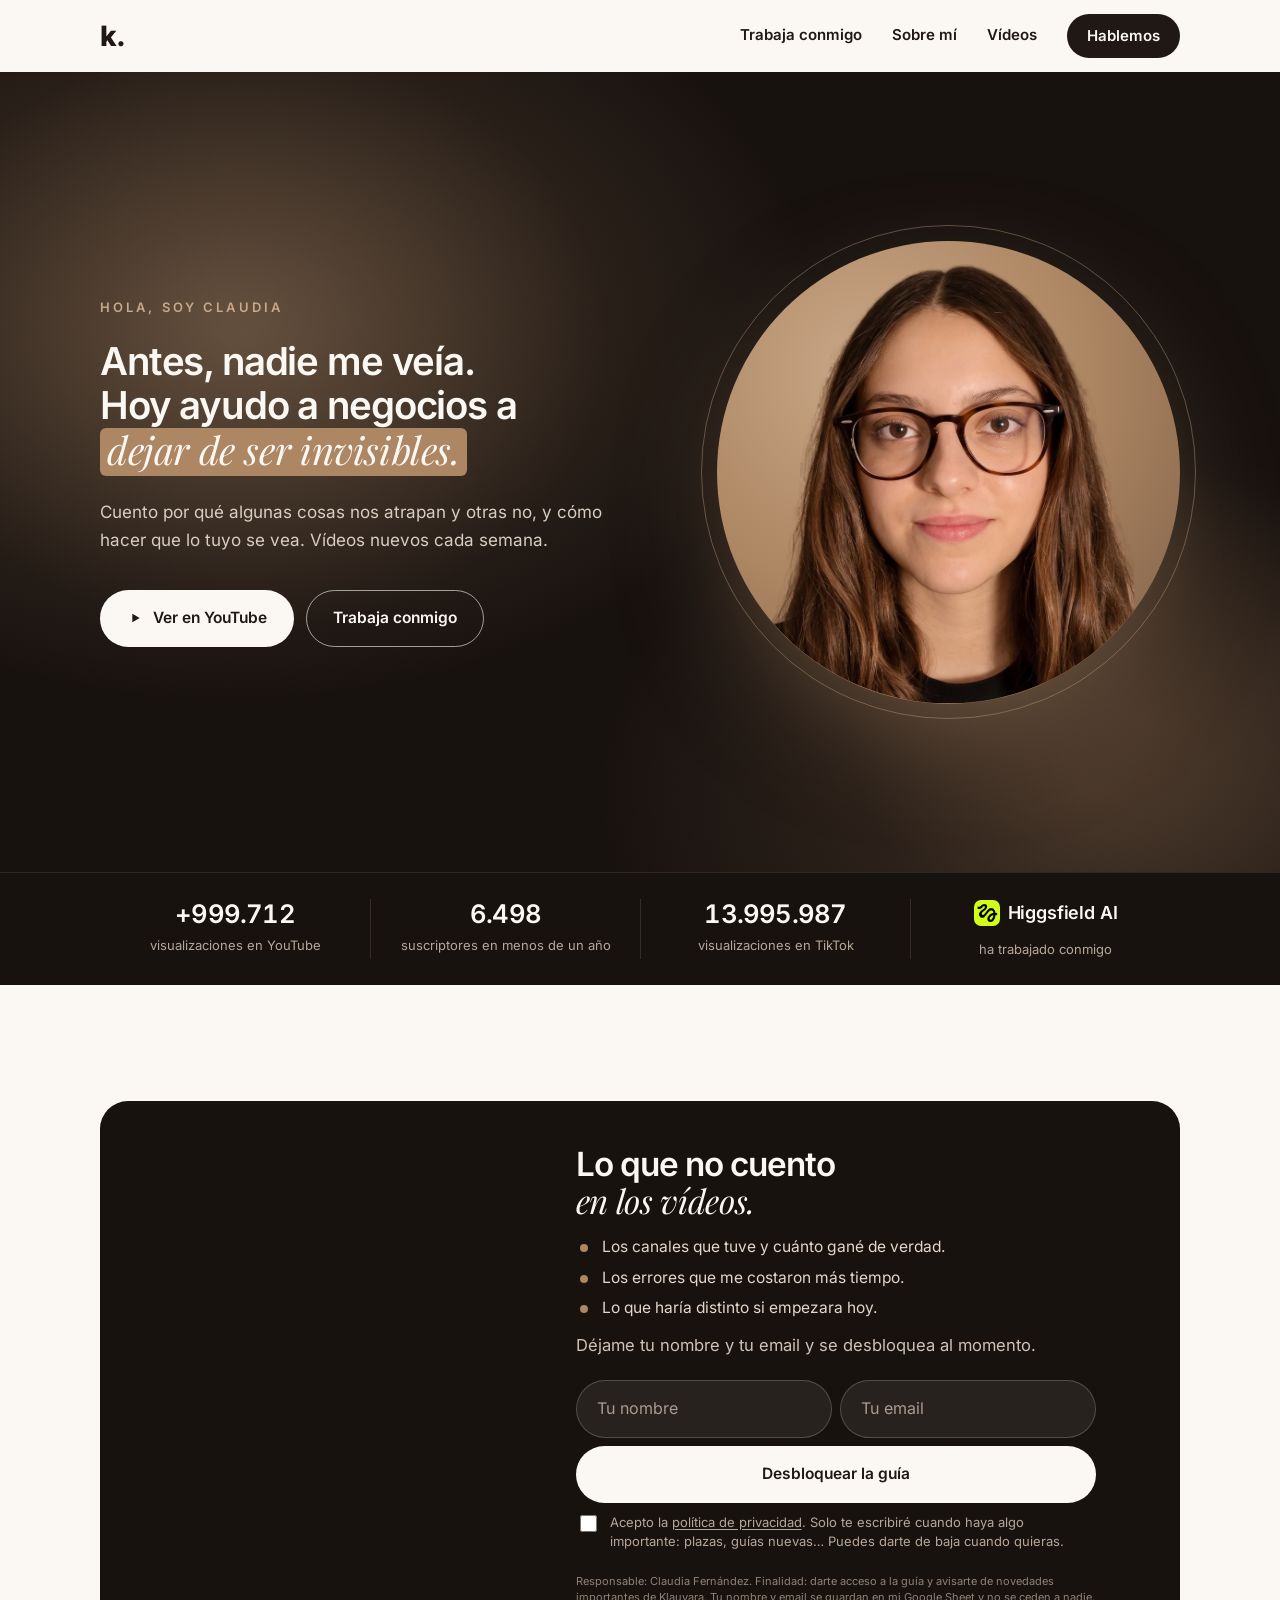
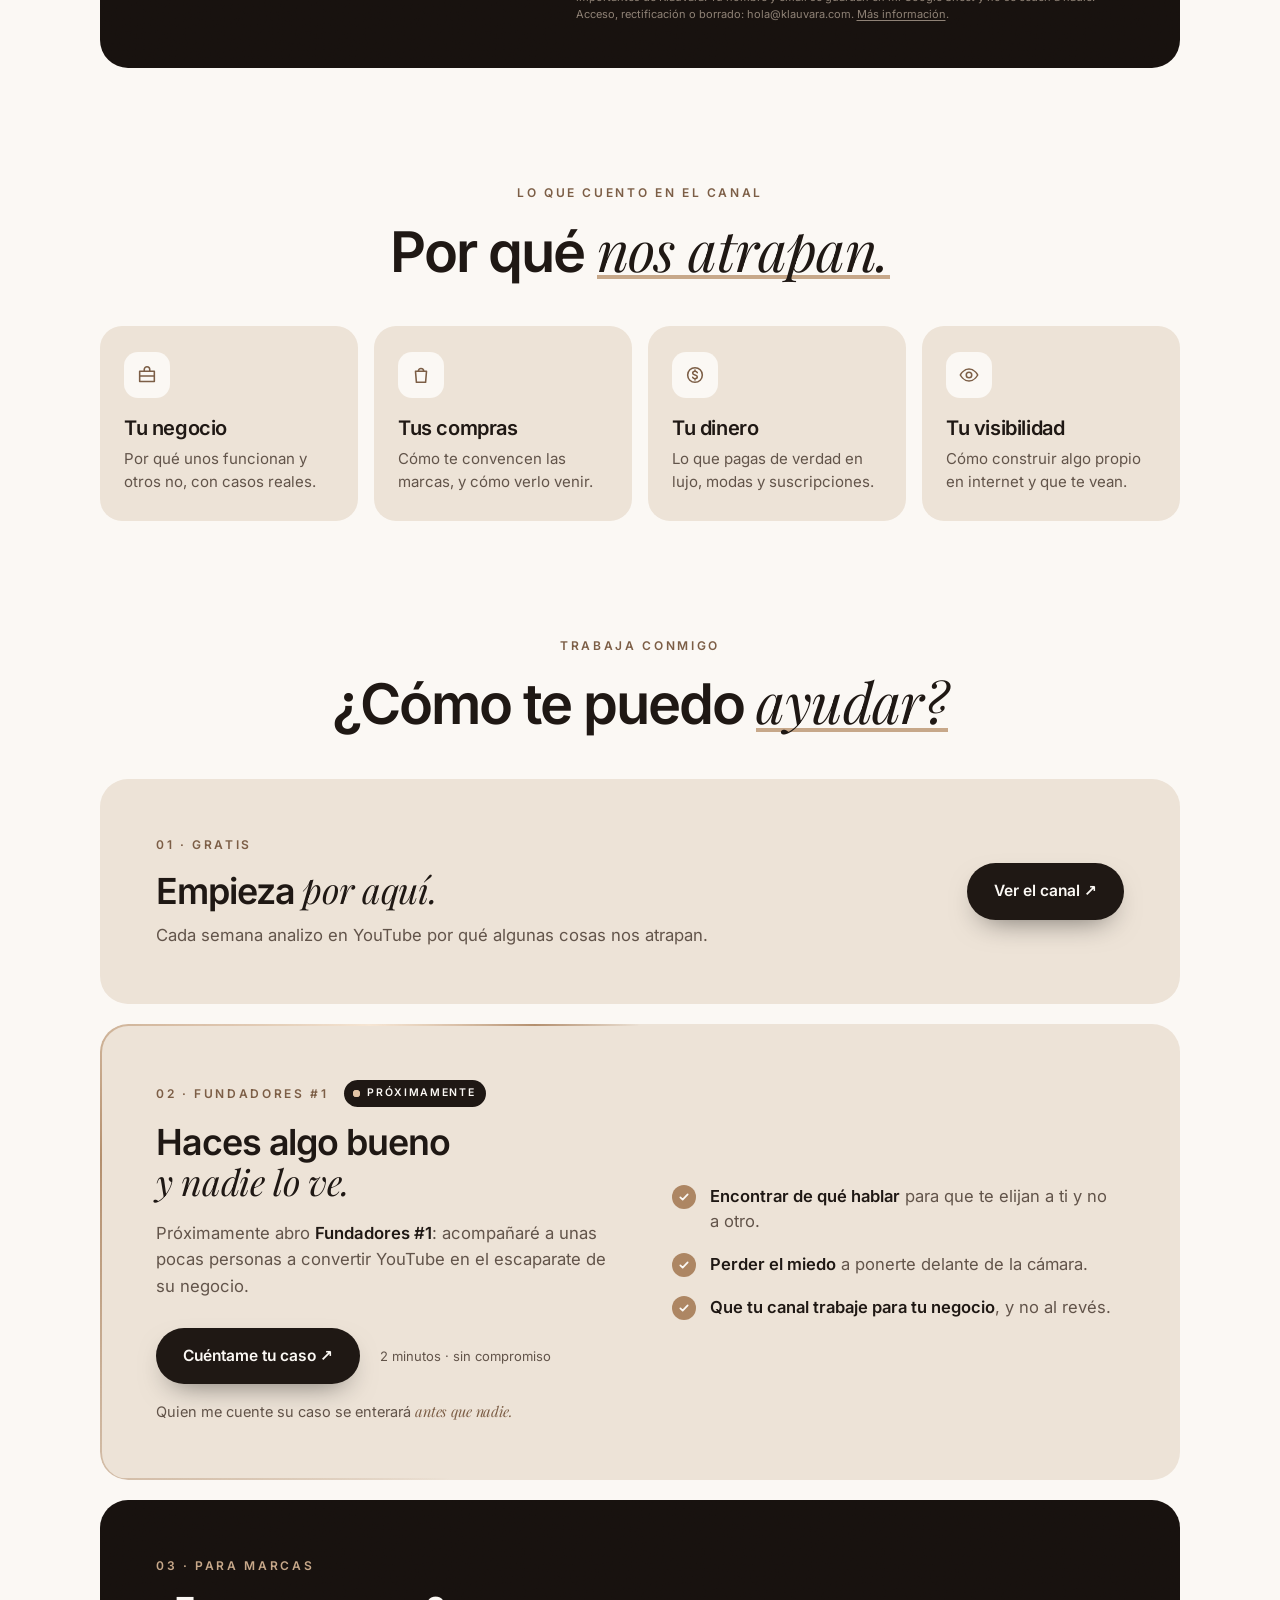
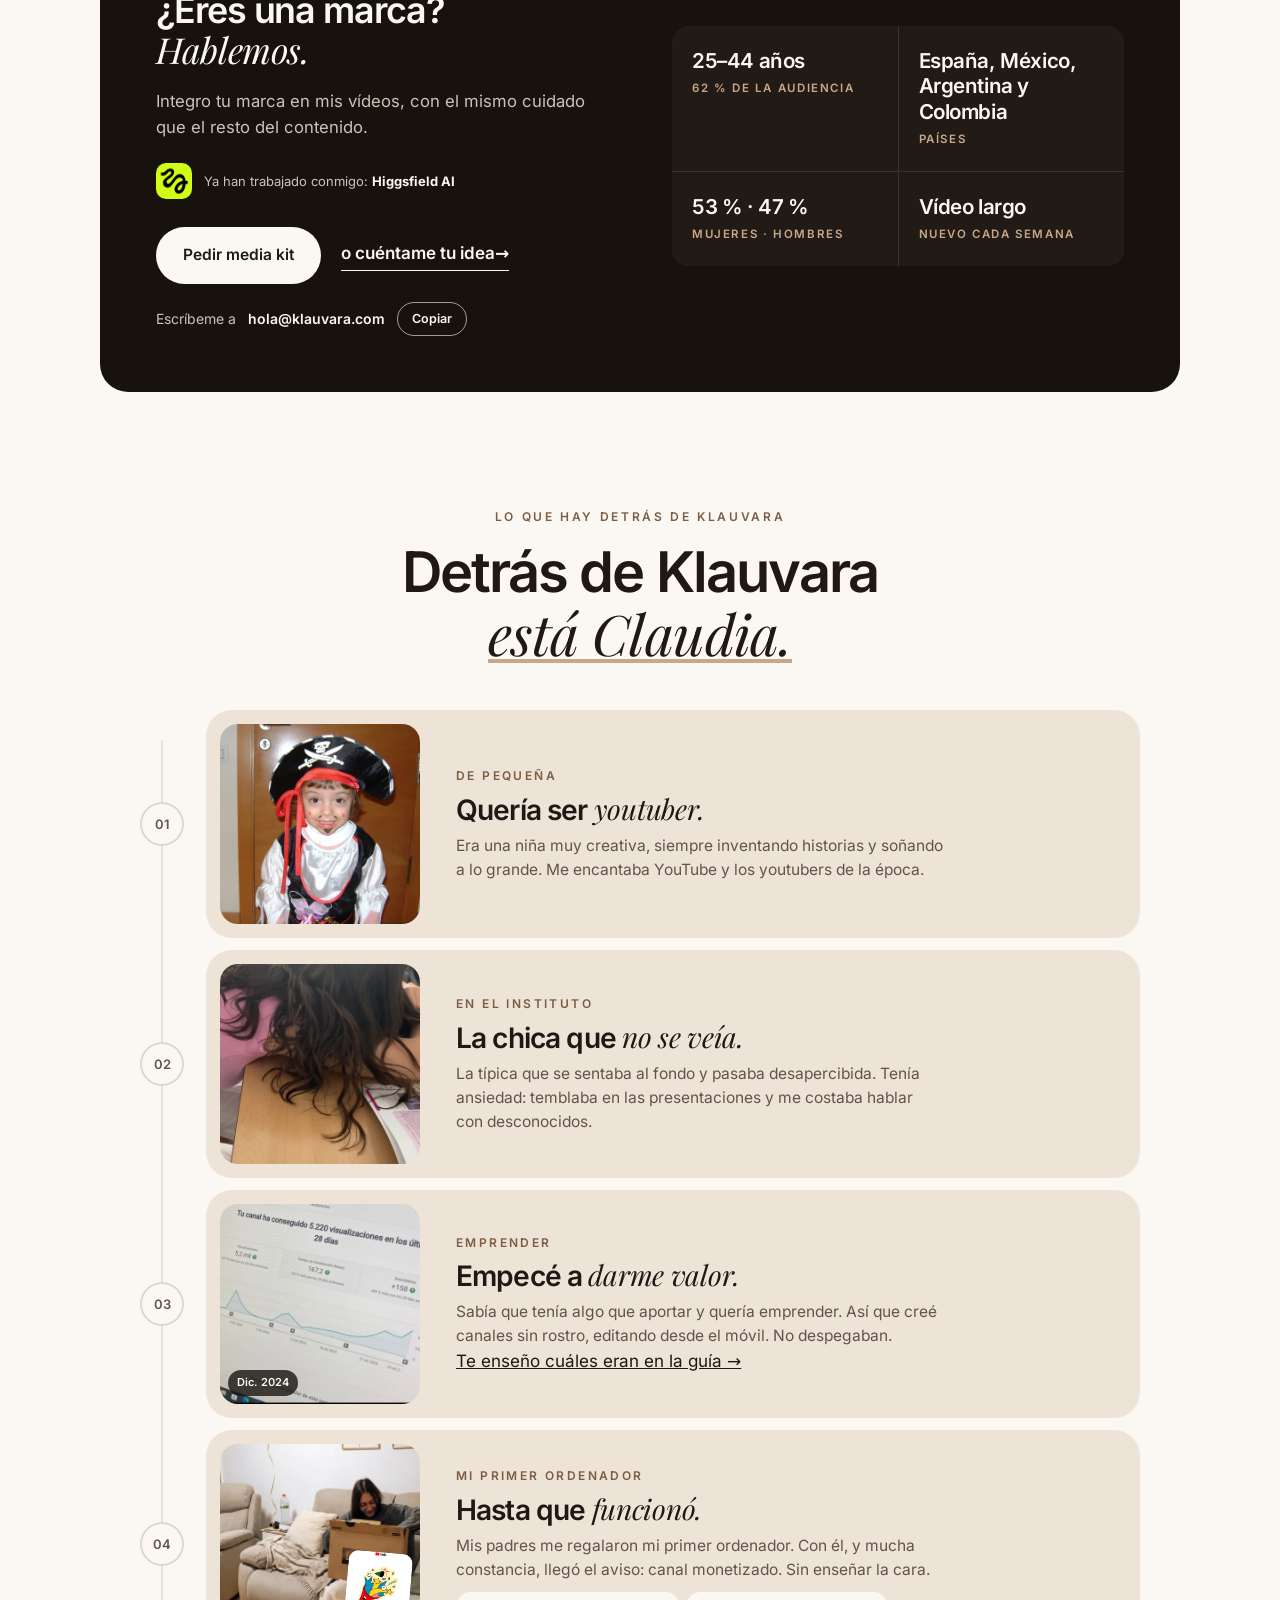
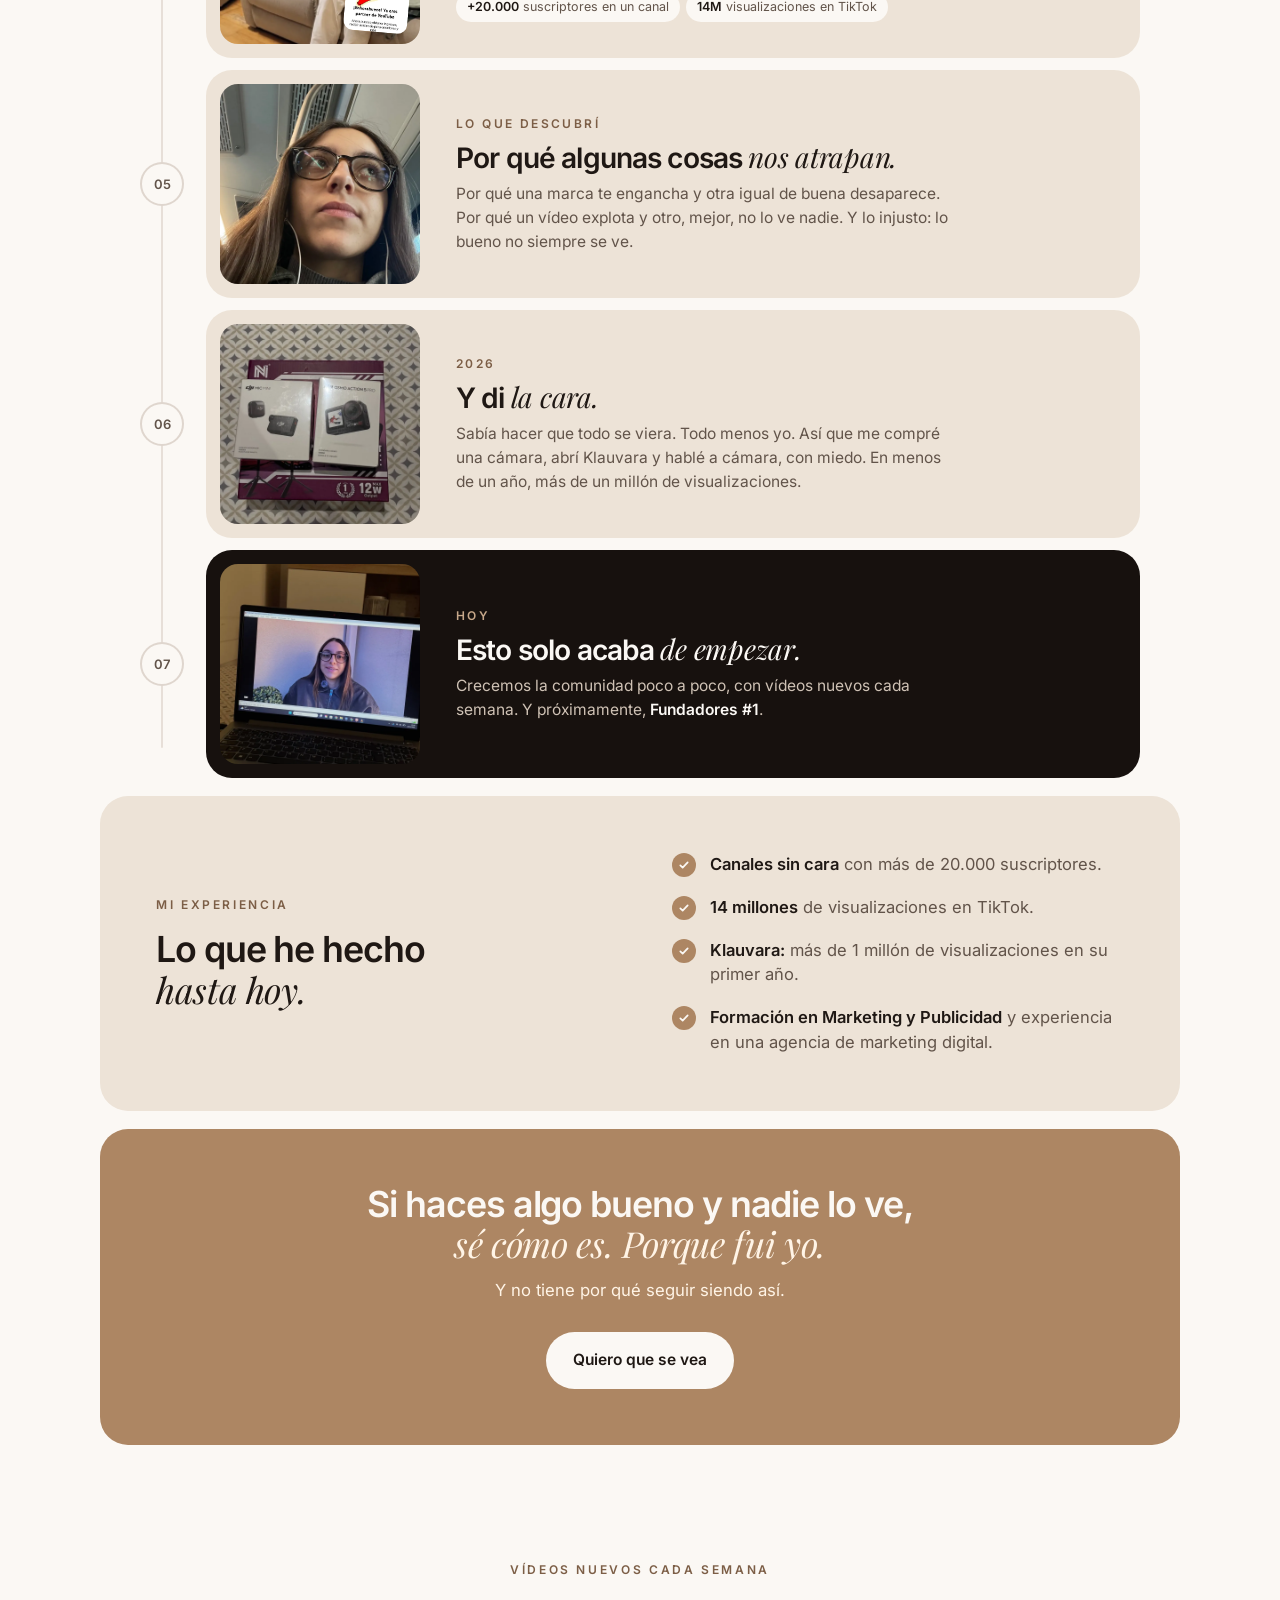
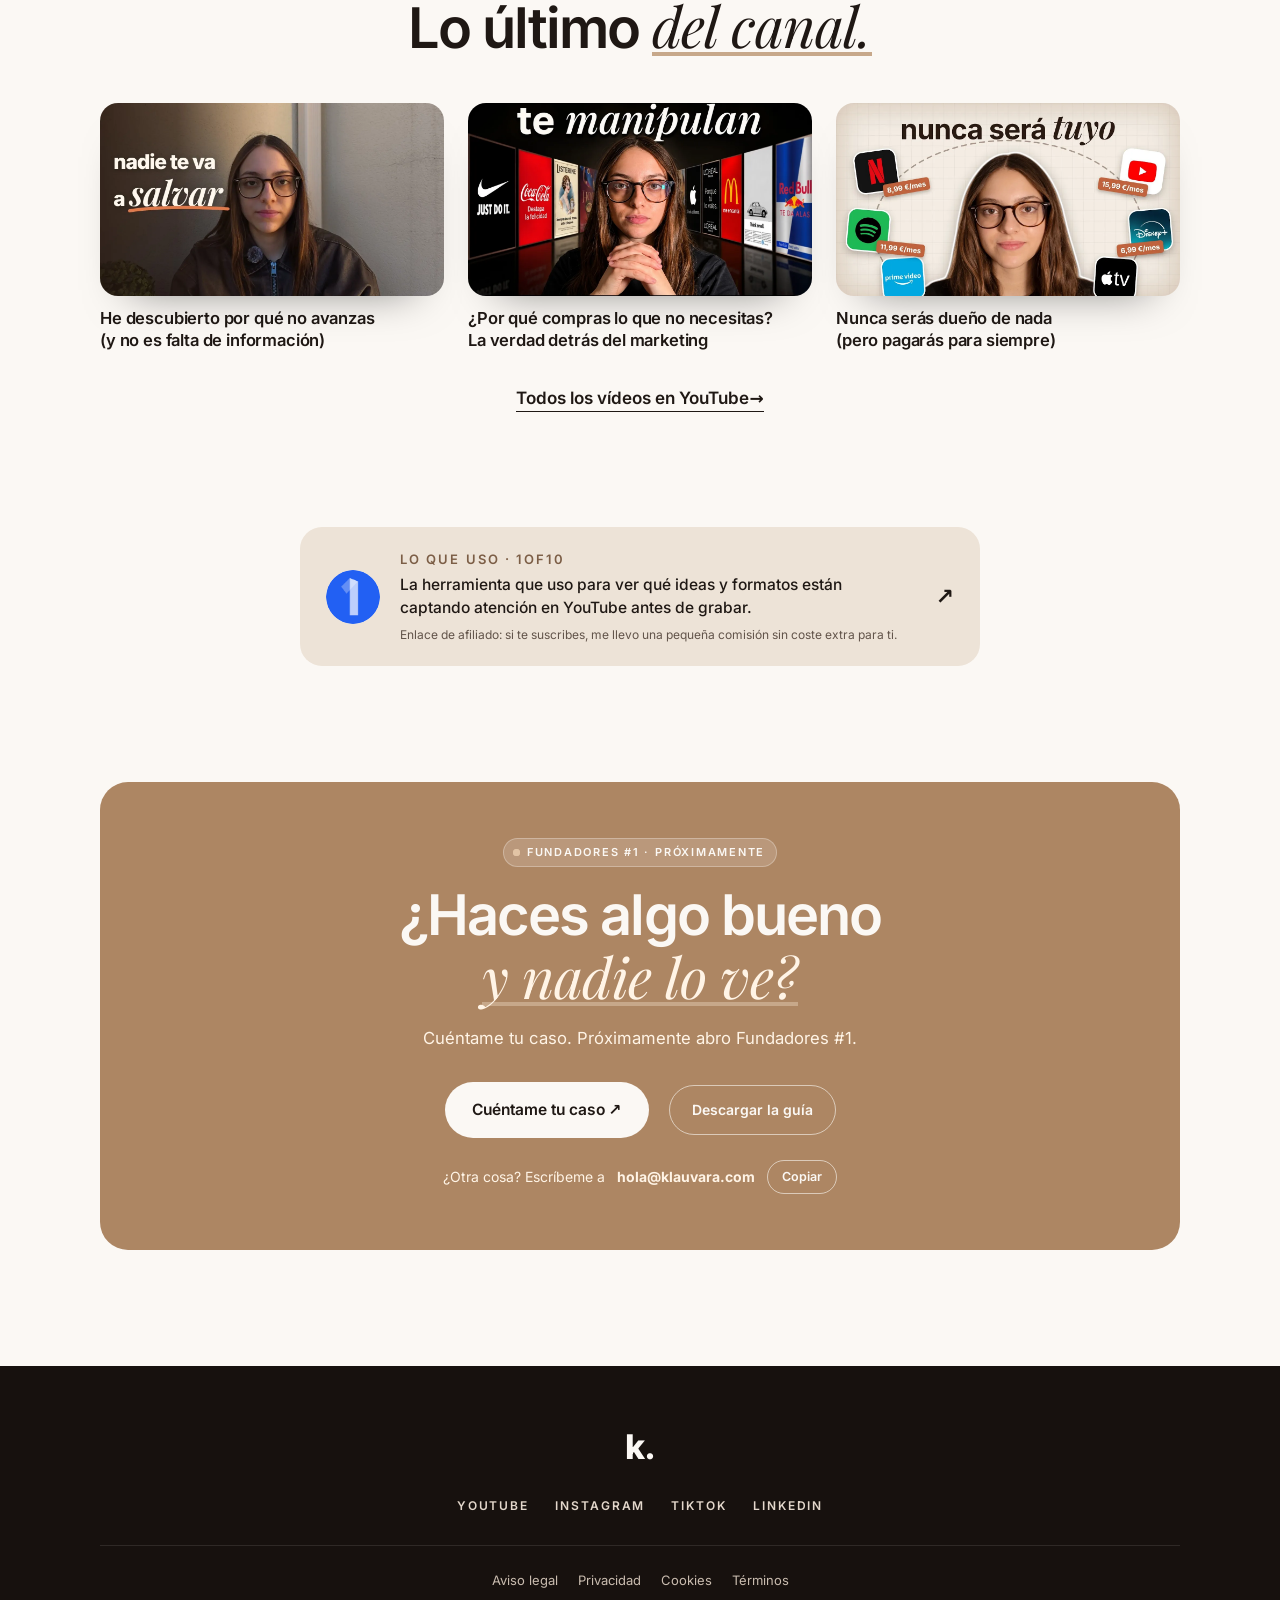
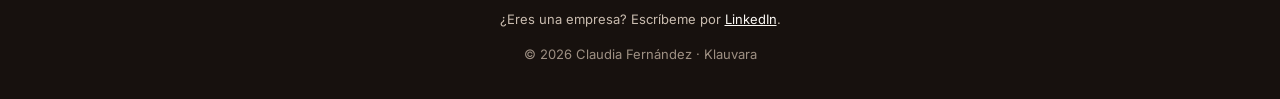
<file: index.html>
<!DOCTYPE html>
<html lang="es">
<head>
  <meta charset="UTF-8">
  <script>if (window.top !== window.self) { try { window.top.location = window.self.location; } catch (e) { document.documentElement.style.display = 'none'; } }</script>
  <meta http-equiv="Content-Security-Policy" content="default-src 'self'; script-src 'self' 'sha256-qB01JqjT+mB6JKcHXYG+68RppGRiMydDMi58H8fkYqk=' 'sha256-lRHWIwURLt/Iopj6pGeopk1tyAElfM2x17wJwIAltb0=' https://gc.zgo.at; style-src 'self' 'unsafe-inline'; img-src 'self' data: https://klauvara.goatcounter.com; font-src 'self'; connect-src 'self' https://script.google.com https://script.googleusercontent.com https://klauvara.goatcounter.com; object-src 'none'; base-uri 'self'; form-action 'self'; upgrade-insecure-requests">
  <meta name="referrer" content="strict-origin-when-cross-origin">
  <meta name="viewport" content="width=device-width, initial-scale=1, viewport-fit=cover">
  <title>Claudia Fernández (Klauvara) · Negocios, marcas e internet en YouTube</title>
  <meta name="description" content="Klauvara: negocios, marcas e internet por dentro. La historia de Claudia, de canales sin cara a dar la cara, y cómo ayuda a emprendedores a dejar de ser invisibles con YouTube.">
  <link rel="canonical" href="https://klauvara.com/">
  <meta name="robots" content="index, follow, max-image-preview:large">
  <meta name="author" content="Claudia Fernández">
  <meta name="theme-color" content="#AD8663">
  <meta property="og:site_name" content="Klauvara">
  <meta property="og:locale" content="es_ES">
  <meta property="og:type" content="website">
  <meta property="og:url" content="https://klauvara.com/">
  <meta property="og:title" content="Claudia Fernández · Klauvara">
  <meta property="og:description" content="Negocios, marcas e internet. Vídeos nuevos cada semana. Llévate gratis lo que no cuento en los vídeos.">
  <meta property="og:image" content="https://klauvara.com/og-image.jpg">
  <meta property="og:image:width" content="1200">
  <meta property="og:image:height" content="630">
  <meta property="og:image:alt" content="Claudia Fernández, Klauvara">
  <meta name="twitter:card" content="summary_large_image">
  <meta name="twitter:title" content="Claudia Fernández · Klauvara">
  <meta name="twitter:description" content="Negocios, marcas e internet. Vídeos nuevos cada semana.">
  <meta name="twitter:image" content="https://klauvara.com/og-image.jpg">
  <link rel="icon" href="favicon.ico" sizes="any">
  <link rel="icon" type="image/png" sizes="32x32" href="favicon-32.png">
  <link rel="apple-touch-icon" href="apple-touch-icon.png">
  <link rel="preload" as="image" href="claudia-recorte.webp" fetchpriority="high">
  <script type="application/ld+json">
  {
    "@context": "https://schema.org",
    "@graph": [
      {
        "@type": "Person",
        "@id": "https://klauvara.com/#claudia",
        "name": "Claudia Fernández",
        "alternateName": "Klauvara",
        "url": "https://klauvara.com/",
        "image": "https://klauvara.com/retrato-claro.webp",
        "email": "mailto:hola@klauvara.com",
        "jobTitle": "Creadora de contenido en YouTube",
        "knowsAbout": ["Negocios", "Marcas", "Marketing", "Consumo", "YouTube", "Estrategia de contenido"],
        "sameAs": [
          "https://www.youtube.com/@klauvara",
          "https://www.instagram.com/klauvara",
          "https://www.tiktok.com/@klauvara",
          "https://www.linkedin.com/in/claudia-fern%C3%A1ndez-508153402"
        ]
      },
      {
        "@type": "WebSite",
        "@id": "https://klauvara.com/#web",
        "url": "https://klauvara.com/",
        "name": "Klauvara",
        "inLanguage": "es",
        "publisher": { "@id": "https://klauvara.com/#claudia" }
      }
    ]
  }
  </script>
  <link rel="preload" href="fonts/inter.woff2" as="font" type="font/woff2" crossorigin>
  <style>
@font-face{font-family:"Inter";src:url(fonts/inter.woff2) format("woff2");font-weight:100 900;font-style:normal;font-display:swap}
@font-face{font-family:"Playfair Display";src:url(fonts/playfair.woff2) format("woff2");font-weight:400 900;font-style:normal;font-display:swap}
@font-face{font-family:"Playfair Display";src:url(fonts/playfair-italic.woff2) format("woff2");font-weight:400 900;font-style:italic;font-display:swap}
/* =========================================================
   KLAUVARA · estilos
   Cambia los colores aquí y se actualiza toda la web.
   La página está hecha de tarjetas redondeadas con el mismo
   orden: título grande, poco texto y un botón.
   ========================================================= */
:root {
  --tan: #AD8663;
  --tan-deep: #7C5E46;
  --tan-light: #C7A88A;
  --sand: #EDE3D7;
  --paper: #FBF8F4;
  --ink: #1F1814;
  --ink-soft: #62544A;
  --night: #17110E;
  --line: rgba(31, 24, 20, .1);
  --sans: "Inter", system-ui, -apple-system, "Segoe UI", Roboto, sans-serif;
  --serif: "Playfair Display", Georgia, serif;
  --wrap: 1160px;
  --gutter: clamp(16px, 4vw, 40px);
  --r: 28px;
  --ease: cubic-bezier(.2, .7, .2, 1);
}

*, *::before, *::after { box-sizing: border-box; }
html { scroll-behavior: smooth; scroll-padding-top: 76px; overflow-x: clip; }
body { margin: 0; font-family: var(--sans); font-size: 17px; line-height: 1.6; color: var(--ink); background: var(--paper); -webkit-font-smoothing: antialiased; overflow-x: clip; }
img, video { max-width: 100%; display: block; }
img { height: auto; }
a { color: inherit; }
h1, h2, h3, p, ul, figure { margin: 0; }
ul { padding: 0; list-style: none; }
h1, h2, h3, .h2, .h3, .quote__text { text-wrap: balance; }
p, li { text-wrap: pretty; }
em { font-family: var(--serif); font-style: italic; font-weight: 400; letter-spacing: -.01em; }
.wrap { max-width: var(--wrap); margin: 0 auto; padding: 0 var(--gutter); }
.skip { position: absolute; left: -999px; top: 8px; background: var(--ink); color: var(--paper); padding: 8px 14px; z-index: 100; }
.skip:focus { left: 8px; }
:focus-visible { outline: 2px solid var(--tan-deep); outline-offset: 3px; border-radius: 6px; }

/* ---------- piezas comunes ---------- */
.block { padding: clamp(72px, 9vw, 120px) 0 0; }
.block:last-of-type { padding-bottom: clamp(72px, 9vw, 120px); }
.kicker { display: block; font-size: 12px; font-weight: 600; letter-spacing: .22em; text-transform: uppercase; color: var(--tan-deep); margin-bottom: 16px; }
.h2 { font-size: clamp(32px, 4.6vw, 56px); line-height: 1.08; letter-spacing: -.035em; font-weight: 600; text-align: center; max-width: 18em; margin: 0 auto; }
.h3 { font-size: clamp(26px, 2.8vw, 38px); line-height: 1.1; letter-spacing: -.03em; font-weight: 600; }
.p { margin-top: 16px; font-size: clamp(16px, 1.3vw, 18px); color: var(--ink-soft); }
.card { background: var(--sand); border-radius: var(--r); padding: clamp(28px, 4.5vw, 56px); }
.card--night { background: var(--night); color: var(--paper); }
.card--night .p { color: #CFC2B5; }
.card--night .kicker { color: var(--tan-light); }
.actions { display: flex; flex-wrap: wrap; align-items: center; gap: 12px 20px; margin-top: 28px; }
.note { font-size: 13px; color: var(--ink-soft); }
.js .h2 em { background: linear-gradient(var(--tan-light), var(--tan-light)) no-repeat 0 92% / 0 .08em; -webkit-box-decoration-break: clone; box-decoration-break: clone; transition: background-size 1.1s .35s var(--ease); }
.js .in .h2 em, .js .h2.in em { background-size: 100% .08em; }

/* ---------- botones ---------- */
.btn { display: inline-flex; align-items: center; justify-content: center; gap: 10px; font: inherit; font-weight: 600; font-size: 15.5px; text-decoration: none; padding: 15px 26px; border-radius: 999px; border: 1.5px solid transparent; cursor: pointer; transition: transform .25s var(--ease), background .25s, color .25s, box-shadow .25s; }
.btn:hover { transform: translateY(-2px); }
.btn--dark { background: var(--ink); color: var(--paper); box-shadow: 0 12px 30px -14px rgba(0, 0, 0, .6); }
.btn--light { background: var(--paper); color: var(--ink); }
.btn--line { border-color: rgba(251, 248, 244, .6); color: var(--paper); }
.btn--line:hover { background: var(--paper); color: var(--ink); }
.link-arrow { font-weight: 600; text-decoration: none; border-bottom: 1.5px solid currentColor; padding-bottom: 3px; }
.link-arrow::after { content: " →"; display: inline-block; transition: transform .25s var(--ease); }
.link-arrow:hover::after { transform: translateX(4px); }

/* ---------- cabecera ---------- */
.top { position: sticky; top: 0; z-index: 50; background: rgba(251, 248, 244, .96); color: var(--ink); backdrop-filter: blur(14px); -webkit-backdrop-filter: blur(14px); box-shadow: 0 1px 0 var(--line); transition: box-shadow .35s; }
.top.is-solid { box-shadow: 0 1px 0 var(--line), 0 14px 30px -24px rgba(31, 24, 20, .35); }
.top__in { display: flex; align-items: center; justify-content: space-between; height: 72px; }
.mark { font-weight: 800; font-size: 28px; letter-spacing: -.03em; text-decoration: none; }
.nav { display: flex; align-items: center; gap: 30px; font-size: 15px; font-weight: 600; }
.nav a { text-decoration: none; }
.nav__cta { background: var(--ink); color: var(--paper); padding: 10px 20px; border-radius: 999px; }
.menu-btn { display: none; font: inherit; font-weight: 600; background: none; border: 1.5px solid currentColor; color: inherit; border-radius: 999px; padding: 8px 16px; }

/* ---------- portada: fondo noche con brillo cálido, foto recortada saliendo de un círculo ---------- */
.hero { position: relative; overflow: hidden; color: var(--paper); background: radial-gradient(900px 600px at 18% 30%, rgba(173, 134, 99, .32), transparent 65%), radial-gradient(700px 500px at 85% 90%, rgba(124, 94, 70, .35), transparent 70%), var(--night); }
.hero__grid { display: grid; grid-template-columns: minmax(0, 1.1fr) minmax(0, .9fr); gap: clamp(24px, 4vw, 64px); align-items: end; min-height: min(calc(100svh - 72px), 800px); }
.hero__text { align-self: center; padding: 56px 0; max-width: 640px; }
.hero__hi { font-size: 13px; font-weight: 600; letter-spacing: .24em; text-transform: uppercase; color: var(--tan-light); }
.hero__title { margin-top: 22px; font-size: clamp(34px, 3vw, 48px); line-height: 1.14; letter-spacing: -.03em; font-weight: 600; text-wrap: wrap; }
/* palabra clave resaltada: el bloque beige se dibuja de izquierda a derecha */
.hl { white-space: nowrap; color: var(--paper); background: linear-gradient(var(--tan), var(--tan)) no-repeat 0 0 / 100% 100%; padding: 0 .18em .06em; border-radius: 6px; -webkit-box-decoration-break: clone; box-decoration-break: clone; }
.hl em { font-weight: 400; }
.hero__lead { margin-top: 26px; font-size: clamp(17px, 1.3vw, 19px); color: #D9CDC1; max-width: 32em; }
.hero__actions { display: flex; flex-wrap: wrap; gap: 12px; margin-top: 36px; }
/* retrato dentro del círculo: el borde curvo recorta los hombros, con un aro fino alrededor */
.hero__media { position: relative; margin: 0; justify-self: center; align-self: center; width: min(100%, 480px); aspect-ratio: 1; }
.hero__media::after { content: ""; position: absolute; inset: -16px; border-radius: 50%; border: 1px solid rgba(199, 168, 138, .4); pointer-events: none; }
.hero__circle { position: absolute; inset: 0; border-radius: 50%; background: radial-gradient(circle at 32% 28%, #C9A787 0%, var(--tan) 48%, var(--tan-deep) 100%); box-shadow: 0 40px 120px -30px rgba(173, 134, 99, .55); }
.hero__photo { position: absolute; inset: 0; width: 100%; height: 100%; object-fit: contain; object-position: 50% 100%; clip-path: circle(50% at 50% 50%); }

/* ---------- barra de credibilidad ---------- */
.proof { background: var(--night); color: var(--paper); border-top: 1px solid rgba(251, 248, 244, .1); }
.proof__list { display: grid; grid-template-columns: repeat(4, minmax(0, 1fr)); padding-top: 26px; padding-bottom: 26px; }
.proof__list li { text-align: center; padding: 0 14px; }
.proof__list li + li { border-left: 1px solid rgba(251, 248, 244, .12); }
.proof__list b { display: inline-flex; align-items: center; gap: 8px; font-size: clamp(20px, 2vw, 28px); font-weight: 600; letter-spacing: -.03em; line-height: 1.15; }
.proof__list li:last-child b { font-size: clamp(16px, 1.4vw, 19px); letter-spacing: -.01em; min-height: 1.6em; }
.proof__list img { width: 26px; height: 26px; border-radius: 7px; }
.proof__list span { display: block; margin-top: 4px; font-size: 13px; color: #B5A799; }

/* ---------- la guía (tarjeta de suscripción) ---------- */
/* páginas reales de la guía, pixeladas y con candado */
/* brillo que recorre las páginas, como contenido sellado */
.form { margin-top: 26px; display: grid; gap: 12px; }
.form__row { display: grid; grid-template-columns: 1fr 1fr; gap: 10px; }
.form input[type=text], .form input[type=email] { font: inherit; font-size: 16px; padding: 15px 20px; border-radius: 999px; border: 1px solid rgba(251, 248, 244, .2); background: rgba(251, 248, 244, .07); color: var(--paper); width: 100%; min-width: 0; }
.form input::placeholder { color: #A99B8F; }
.form input:focus { outline: 2px solid var(--tan); border-color: transparent; }
.form .btn { width: 100%; }
.check { display: flex; gap: 10px; align-items: flex-start; font-size: 13px; color: #B5A799; line-height: 1.5; }
.check input { margin-top: 2px; width: 17px; height: 17px; accent-color: var(--tan); flex: none; }
.check--error { color: #FF8A7C; }
.check--error input { outline: 2px solid #FF6B5A; outline-offset: 2px; }
.form__msg { color: #FF8A7C; font-weight: 500; font-size: 14.5px; min-height: 1px; }
.form__legal { font-size: 11.5px; line-height: 1.5; color: #8F8276; }
.form__legal a, .check a { color: inherit; text-decoration: underline; text-underline-offset: 2px; }
.hp { position: absolute; left: -9999px; }
/* guía: tarjeta compacta, imagen a la izquierda y solo email */
.news { display: grid; grid-template-columns: minmax(0, .8fr) minmax(0, 1.2fr); gap: clamp(24px, 4vw, 56px); align-items: center; padding: clamp(28px, 3.6vw, 48px) clamp(28px, 5vw, 64px); }
.news__art { position: relative; margin: 0; width: 100%; max-width: 300px; aspect-ratio: 1; justify-self: center; }
.news__circle { position: absolute; inset: 4%; border-radius: 50%; background: radial-gradient(circle at 35% 30%, rgba(199, 168, 138, .34), rgba(124, 94, 70, .2) 60%, rgba(124, 94, 70, .08) 100%); }
.news__cover { position: absolute; z-index: 3; width: 50%; left: 25%; top: 13%; border-radius: 10px; transform: rotate(-6deg); box-shadow: 0 30px 50px -20px rgba(0, 0, 0, .75); transition: transform .5s var(--ease); }
.news__page { position: absolute; width: 42%; top: 20%; border-radius: 9px; filter: brightness(1.2); box-shadow: 0 24px 40px -20px rgba(0, 0, 0, .7); transition: transform .5s var(--ease); }
.news__page--1 { z-index: 2; left: 47%; transform: rotate(10deg); }
.news__page--2 { z-index: 1; left: 11%; transform: rotate(-16deg); top: 24%; }
.news:hover .news__cover { transform: rotate(-3deg) translateY(-6px); }
.news:hover .news__page--1 { transform: rotate(14deg) translateX(8px); }
.news:hover .news__page--2 { transform: rotate(-20deg) translateX(-8px); }
.news__lock { position: absolute; z-index: 4; right: 6%; bottom: 14%; display: inline-flex; align-items: center; gap: 6px; background: var(--paper); color: var(--ink); font-size: 12.5px; font-weight: 600; padding: 8px 13px; border-radius: 999px; transform: rotate(4deg); box-shadow: 0 14px 26px -12px rgba(0, 0, 0, .6); }
.news__title { font-size: clamp(28px, 2.6vw, 40px); line-height: 1.08; letter-spacing: -.03em; font-weight: 600; }
.news__text { margin-top: 12px; color: #CFC2B5; font-size: 16.5px; max-width: 30em; }
.news__list { display: grid; gap: 8px; margin-top: 16px; }
.news__list li { position: relative; padding-left: 26px; color: #E3D7CB; font-size: 15.5px; line-height: 1.45; }
.news__list li::before { content: ""; position: absolute; left: 4px; top: .5em; width: 8px; height: 8px; border-radius: 50%; background: var(--tan); }
.news__form { margin-top: 22px; gap: 10px; max-width: 520px; }
.news__row { display: grid; grid-template-columns: minmax(0, 1fr) minmax(0, 1fr); gap: 8px; }
.news__row .btn { grid-column: 1 / -1; width: 100%; white-space: nowrap; }
.news__form .form__legal { font-size: 11px; }
.news__form[hidden], .news__done[hidden] { display: none; }
.news__done { margin-top: 24px; }
.news__done .btn { gap: 10px; }
.news__note { margin-top: 12px; font-size: 13.5px; color: #B5A799; }
.modal__box a.btn { margin-top: 22px; width: 100%; }
.modal__tip.modal__tip--plain { display: block; text-align: center; background: none; border: 0; padding: 0; margin-top: 14px; font-size: 13.5px; }
.modal__close { margin-top: 10px; font: inherit; font-size: 14px; font-weight: 600; color: var(--ink-soft); background: none; border: 0; cursor: pointer; text-decoration: underline; text-underline-offset: 3px; }


/* ---------- 4 tarjetas con icono ---------- */
.areas { display: grid; grid-template-columns: repeat(4, 1fr); gap: 16px; margin-top: 44px; }
.area { background: var(--sand); border-radius: 22px; padding: 26px 24px 28px; transition: transform .35s var(--ease), box-shadow .35s var(--ease); }
.area:hover { transform: translateY(-4px); box-shadow: 0 30px 50px -34px rgba(60, 35, 20, .45); }
.area__icon { width: 46px; height: 46px; border-radius: 14px; background: var(--paper); color: var(--tan-deep); display: grid; place-items: center; }
.area h3 { margin-top: 18px; font-size: 20px; font-weight: 600; letter-spacing: -.02em; line-height: 1.2; }
.area p { margin-top: 8px; font-size: 15px; color: var(--ink-soft); line-height: 1.5; }
.js .areas .reveal:nth-child(2) { transition-delay: .08s; }
.js .areas .reveal:nth-child(3) { transition-delay: .16s; }
.js .areas .reveal:nth-child(4) { transition-delay: .24s; }

/* ---------- vídeos ---------- */
.rail { display: grid; grid-template-columns: repeat(3, 1fr); gap: 24px; margin-top: 44px; }
.video { text-decoration: none; display: flex; flex-direction: column; gap: 12px; }
.video__img { position: relative; display: block; border-radius: 18px; overflow: hidden; box-shadow: 0 24px 44px -30px rgba(0, 0, 0, .5); transition: box-shadow .4s var(--ease), transform .4s var(--ease); }
.video:hover .video__img { transform: translateY(-4px); }
.video__img img { width: 100%; aspect-ratio: 16 / 9; object-fit: cover; transition: transform .6s var(--ease); }
.video:hover .video__img img { transform: scale(1.05); }
.play { position: absolute; left: 50%; top: 50%; width: 58px; height: 58px; margin: -29px 0 0 -29px; border-radius: 50%; background: rgba(251, 248, 244, .92); opacity: 0; transform: scale(.8); transition: .3s var(--ease); }
.play::after { content: ""; position: absolute; left: 23px; top: 18px; border-left: 16px solid var(--ink); border-top: 11px solid transparent; border-bottom: 11px solid transparent; }
.video:hover .play { opacity: 1; transform: scale(1); }
.video h3 { font-size: 16.5px; font-weight: 600; line-height: 1.3; letter-spacing: -.01em; }
.js .rail .reveal:nth-child(2) { transition-delay: .12s; }
.js .rail .reveal:nth-child(3) { transition-delay: .24s; }
.center-link { text-align: center; margin-top: 34px; }

/* ---------- cómo te puedo ayudar: tarjetas grandes ---------- */
.offers { display: grid; gap: 20px; margin-top: 44px; }
.offer { display: grid; grid-template-columns: 1fr 1fr; gap: clamp(28px, 5vw, 64px); align-items: center; }
.offer > * { min-width: 0; }
.stats { display: grid; grid-template-columns: 1fr 1fr; gap: 1px; background: rgba(251, 248, 244, .14); border-radius: 18px; overflow: hidden; }
.stats li { background: #221A15; padding: 22px 20px; }
.stats b { display: block; font-size: clamp(17px, 1.6vw, 21px); font-weight: 600; letter-spacing: -.02em; line-height: 1.25; }
.stats span { display: block; margin-top: 6px; font-size: 11.5px; font-weight: 600; letter-spacing: .14em; text-transform: uppercase; color: var(--tan-light); }
.center-head { text-align: center; }
.step { display: flex; align-items: center; justify-content: space-between; gap: 20px 40px; flex-wrap: wrap; }
.step .p { margin-top: 10px; }
.step__title { font-size: clamp(26px, 2.8vw, 38px); line-height: 1.1; letter-spacing: -.03em; font-weight: 600; }
.offer .p b { color: var(--ink); font-weight: 600; }
.exp { margin-top: 18px; }
.trust { display: flex; align-items: center; gap: 12px; margin-top: 22px; font-size: 13px; color: #CFC2B5; }
.trust img { width: 36px; height: 36px; border-radius: 10px; }
.trust strong { color: var(--paper); }
.card--night .link-arrow { color: var(--paper); }

/* ---------- mi historia: capítulos con foto ---------- */
.ticks { display: grid; gap: 18px; }
.ticks li { position: relative; padding-left: 38px; font-size: 16.5px; line-height: 1.5; color: var(--ink-soft); }
.ticks li::before { content: ""; position: absolute; left: 0; top: 1px; width: 24px; height: 24px; border-radius: 50%; background: var(--tan) url("data:image/svg+xml,%3Csvg xmlns='http://www.w3.org/2000/svg' viewBox='0 0 24 24'%3E%3Cpath fill='none' stroke='%23FBF8F4' stroke-width='2.6' stroke-linecap='round' stroke-linejoin='round' d='M6.5 12.5l3.5 3.5 7.5-8'/%3E%3C/svg%3E") center / 16px no-repeat; }
.ticks b { color: var(--ink); font-weight: 600; }
/* historia: línea de tiempo que se va llenando al bajar */
.story { position: relative; display: grid; gap: 12px; max-width: 1000px; margin: 44px auto 0; padding: 0 0 0 66px; list-style: none; }
.story::before, .story::after { content: ""; position: absolute; left: 21px; top: 30px; bottom: 30px; width: 2px; border-radius: 2px; }
.story::before { background: rgba(124, 94, 70, .16); }
.story::after { background: linear-gradient(var(--tan-light), var(--tan), var(--tan-deep)); transform-origin: 50% 0; transform: scaleY(var(--tl, 0)); }
.story__step { position: relative; }
.story__dot { position: absolute; z-index: 1; left: -66px; top: 50%; width: 44px; height: 44px; margin-top: -22px; display: grid; place-items: center; border-radius: 50%; background: var(--paper); border: 2px solid rgba(124, 94, 70, .22); font-size: 13px; font-weight: 600; color: var(--ink-soft); transition: background .5s, color .5s, border-color .5s, box-shadow .5s, transform .5s var(--ease); }
.story__step.lit .story__dot { background: var(--tan); border-color: var(--tan); color: var(--paper); transform: scale(1.06); box-shadow: 0 0 0 7px rgba(173, 134, 99, .16); }
.story__card { display: grid; grid-template-columns: 200px minmax(0, 1fr); gap: clamp(20px, 3vw, 36px); align-items: center; background: var(--sand); border-radius: 26px; padding: 14px; transition: transform .45s var(--ease), box-shadow .45s var(--ease); }
.story__card:hover { transform: translateY(-3px); box-shadow: 0 30px 50px -36px rgba(60, 35, 20, .5); }
.story__img { position: relative; margin: 0; aspect-ratio: 1; border-radius: 18px; overflow: hidden; background: #E4D7C8; }
.story__img > img:first-child { width: 100%; height: 100%; object-fit: cover; transition: transform .8s var(--ease); }
.story__card:hover .story__img > img:first-child { transform: scale(1.04); }
.story__card:hover .story__more { display: inline-flex; align-items: center; gap: 6px; margin-top: 10px; font-size: 13px; font-weight: 600; color: var(--tan-deep); text-decoration: none; border-bottom: 1.5px solid rgba(124, 94, 70, .35); padding-bottom: 2px; transition: border-color .25s, gap .25s var(--ease); }
.story__more:hover { border-color: currentColor; gap: 9px; }
.story__chips { display: flex; flex-wrap: wrap; gap: 6px; margin-top: 10px; }
.story__chips li { font-size: 12.5px; color: var(--ink-soft); background: var(--paper); border-radius: 999px; padding: 5px 11px; }
.story__chips b { color: var(--ink); font-weight: 600; }
.story__step--now .story__body p b { color: var(--paper); font-weight: 600; }
.story__date { position: absolute; left: 8px; bottom: 8px; padding: 4px 9px; border-radius: 999px; background: rgba(23, 17, 14, .78); color: var(--paper); font-size: 11px; font-weight: 600; }
.story__img .sticker { position: absolute; right: 5%; bottom: 6%; width: 32%; height: auto; transform: rotate(5deg); border-radius: 10px; box-shadow: 0 18px 30px -14px rgba(31, 24, 20, .6); }
.story__body { padding: 6px 20px 6px 0; }
.story__when { display: block; font-size: 12px; font-weight: 600; letter-spacing: .2em; text-transform: uppercase; color: var(--tan-deep); }
.story__body h3 { margin-top: 8px; font-size: clamp(22px, 2.2vw, 30px); line-height: 1.1; letter-spacing: -.03em; font-weight: 600; }
.story__body p { margin-top: 8px; font-size: 15.5px; line-height: 1.55; color: var(--ink-soft); max-width: 32em; }
.story__step--now .story__card { background: var(--night); color: var(--paper); }
.story__step--now .story__when { color: var(--tan-light); }
.story__step--now .story__body p { color: #CFC2B5; }
.bridge__p { margin-top: 12px; font-size: clamp(16px, 1.3vw, 18px); color: #FFF4E6; }
.bridge { margin-top: 18px; background: var(--tan); color: var(--paper); text-align: center; }
.bridge .h3 { max-width: 16em; margin: 0 auto; }
.bridge .h3 em { color: #FFF4E6; }
.bridge .actions { justify-content: center; }

/* ---------- herramienta ---------- */
.tool__card { display: flex; align-items: center; gap: 20px; max-width: 680px; margin: 0 auto; text-decoration: none; background: var(--sand); border-radius: 22px; padding: 22px 26px; transition: transform .3s var(--ease), box-shadow .3s; }
.tool__card:hover { transform: translateY(-3px); box-shadow: 0 30px 50px -30px rgba(0, 0, 0, .35); }
.tool__card img { flex: none; width: 54px; height: 54px; border-radius: 50%; }
.tool__name { display: block; font-size: 13px; font-weight: 600; letter-spacing: .16em; text-transform: uppercase; color: var(--tan-deep); }
.tool__desc { display: block; margin-top: 4px; font-size: 15.5px; font-weight: 500; line-height: 1.45; }
.tool__note { display: block; margin-top: 6px; font-size: 12px; color: var(--ink-soft); }
.tool__go { flex: none; margin-left: auto; font-weight: 600; font-size: 22px; }

/* ---------- cierre ---------- */
.final { background: var(--tan); color: var(--paper); text-align: center; }
.quote__text { font-family: var(--serif); font-size: clamp(26px, 3.4vw, 46px); line-height: 1.22; max-width: 17em; margin: 0 auto; }
.quote__text .w { opacity: .35; transition: opacity .4s; }
.quote__text .w.on { opacity: 1; }
.final .actions { justify-content: center; margin-top: 30px; }
.final .h2 em { color: #FFF4E6; }
.final__p { margin-top: 16px; font-size: clamp(16px, 1.3vw, 18px); color: #FFF4E6; }
.final .copy { text-decoration: none; display: inline-flex; align-items: center; }
.final__mail { margin-top: 22px; font-size: 14px; color: #FFF4E6; display: flex; flex-wrap: wrap; justify-content: center; align-items: center; gap: 8px 12px; }
.copy { font: inherit; font-size: 14px; font-weight: 600; background: none; color: var(--paper); border: 1.5px solid rgba(251, 248, 244, .6); padding: 13px 22px; border-radius: 999px; cursor: pointer; transition: background .2s, color .2s; }
.copy:hover { background: var(--paper); color: var(--ink); }
.mailnote { margin-top: 18px; font-size: 14px; color: #CFC2B5; display: flex; flex-wrap: wrap; align-items: center; gap: 8px 12px; }
.mailnote strong { color: var(--paper); font-weight: 600; }
.copy--sm { padding: 6px 14px; font-size: 12.5px; }

/* ---------- pie ---------- */
.foot { background: var(--night); color: #9E9083; padding: 54px 0 34px; font-size: 13px; text-align: center; }
.foot__k { font-weight: 800; font-size: 34px; color: var(--paper); letter-spacing: -.03em; text-decoration: none; }
.socials { display: flex; flex-wrap: wrap; justify-content: center; gap: 10px 26px; margin-top: 22px; font-size: 12px; font-weight: 600; letter-spacing: .16em; text-transform: uppercase; }
.socials a { color: #E3D7CB; text-decoration: none; }
.socials a:hover { color: var(--paper); }
.foot__legal { display: flex; flex-wrap: wrap; justify-content: center; gap: 6px 20px; margin-top: 30px; padding-top: 24px; border-top: 1px solid rgba(251, 248, 244, .1); }
.foot__legal a { color: #C9BCAF; text-decoration: none; }
.foot__legal a:hover { color: var(--paper); text-decoration: underline; }
.foot__b2b { margin-top: 18px; color: #C9BCAF; }
.foot__b2b a { color: var(--paper); }
.foot__copy { margin-top: 14px; }
.toast { position: fixed; left: 50%; bottom: 26px; transform: translate(-50%, 20px); background: var(--ink); color: var(--paper); padding: 12px 20px; border-radius: 999px; font-size: 14px; opacity: 0; pointer-events: none; transition: .25s; z-index: 95; }
.toast.show { opacity: 1; transform: translate(-50%, 0); }

/* ---------- pop-up de confirmación ---------- */
.modal { position: fixed; inset: 0; z-index: 99; display: grid; place-items: center; padding: 20px; background: rgba(23, 17, 14, 0); transition: background .3s; }
.modal[hidden] { display: none; }
.modal.is-open { background: rgba(23, 17, 14, .62); backdrop-filter: blur(8px); -webkit-backdrop-filter: blur(8px); }
.modal__box { position: relative; background: var(--paper); color: var(--ink); border-radius: 30px; padding: 46px 32px 30px; max-width: 420px; width: 100%; text-align: center; box-shadow: 0 50px 100px -30px rgba(0, 0, 0, .7); opacity: 0; transform: translateY(24px) scale(.96); transition: opacity .35s var(--ease), transform .45s var(--ease); overflow: hidden; }
.modal.is-open .modal__box { opacity: 1; transform: none; }
.modal__box::before { content: ""; position: absolute; inset: 0 0 auto; height: 6px; background: var(--tan); }
.modal__x { position: absolute; top: 14px; right: 14px; width: 38px; height: 38px; border-radius: 50%; border: 0; background: transparent; color: var(--ink-soft); font-size: 26px; line-height: 1; cursor: pointer; }
.modal__x:hover { background: var(--sand); color: var(--ink); }
.modal__seal { width: 72px; height: 72px; margin: 0 auto 18px; border-radius: 50%; background: var(--tan); color: #fff; display: grid; place-items: center; box-shadow: 0 0 0 8px rgba(173, 134, 99, .16); }
.modal.is-open .modal__seal { animation: seal .6s .15s var(--ease) both; }
.modal__seal path { stroke-dasharray: 24; stroke-dashoffset: 24; }
.modal.is-open .modal__seal path { animation: tick .45s .45s ease-out forwards; }
.modal__eyebrow { font-size: 12px; font-weight: 600; letter-spacing: .2em; text-transform: uppercase; color: var(--tan-deep); }
.modal__box h3 { font-size: clamp(28px, 7vw, 34px); font-weight: 600; letter-spacing: -.025em; line-height: 1.1; margin-top: 8px; }
.modal__text { color: var(--ink-soft); margin-top: 12px; font-size: 17px; line-height: 1.55; }
.modal__text em { color: var(--ink); }
.modal__hola { display: block; }
.modal__hola:empty { display: none; }
.modal__tip { display: flex; gap: 12px; align-items: flex-start; text-align: left; margin-top: 20px; background: #fff; border: 1px solid var(--sand); border-radius: 16px; padding: 14px 16px; font-size: 14.5px; line-height: 1.5; color: var(--ink-soft); }
.modal__tip svg { flex: none; color: var(--tan-deep); margin-top: 1px; }
.modal__tip b { color: var(--ink); font-weight: 600; }
.modal__box .btn { margin-top: 22px; width: 100%; }
.modal__k { margin-top: 18px; font-weight: 700; font-size: 20px; color: var(--tan); }
body.modal-open { overflow: hidden; }
@keyframes seal { from { transform: scale(.4); opacity: 0; } 70% { transform: scale(1.08); } to { transform: scale(1); opacity: 1; } }
@keyframes tick { to { stroke-dashoffset: 0; } }

/* ---------- efectos premium ---------- */
/* barra de lectura: cuánto llevas de página */
.top { position: sticky; }
.progress { position: absolute; left: 0; bottom: -1px; height: 2px; width: 100%; background: linear-gradient(90deg, var(--tan-deep), var(--tan), #E2C4A5); transform-origin: 0 50%; transform: scaleX(var(--p, 0)); pointer-events: none; }
/* portada viva: brillo que respira y grano de película */
.hero::before { content: ""; position: absolute; inset: -20%; background: radial-gradient(520px 420px at 28% 38%, rgba(214, 178, 140, .2), transparent 70%), radial-gradient(420px 360px at 78% 72%, rgba(173, 134, 99, .18), transparent 70%); animation: drift 16s ease-in-out infinite alternate; pointer-events: none; }
.hero::after, .card--night::after, .proof::after { content: ""; position: absolute; inset: 0; border-radius: inherit; background-image: url("data:image/svg+xml,%3Csvg xmlns='http://www.w3.org/2000/svg' width='180' height='180'%3E%3Cfilter id='n'%3E%3CfeTurbulence type='fractalNoise' baseFrequency='.85' numOctaves='2' stitchTiles='stitch'/%3E%3C/filter%3E%3Crect width='100%25' height='100%25' filter='url(%23n)'/%3E%3C/svg%3E"); opacity: .07; mix-blend-mode: overlay; pointer-events: none; }
.hero__grid { position: relative; z-index: 1; }
.proof, .card--night { position: relative; }
.proof__list { position: relative; z-index: 1; }
.card--night > * { position: relative; z-index: 1; }
@keyframes drift { to { transform: translate3d(6%, -4%, 0) scale(1.08); } }
/* contadores */
[data-to] { font-variant-numeric: tabular-nums; }
.pop { animation: pop .5s var(--ease); }
@keyframes pop { 40% { transform: scale(1.12); color: #E2C4A5; } }
/* luz que sigue al ratón en las tarjetas */
.spot { position: relative; isolation: isolate; }
.spot::before { content: ""; position: absolute; inset: 0; z-index: -1; border-radius: inherit; background: radial-gradient(460px circle at var(--mx, 50%) var(--my, 50%), rgba(214, 178, 140, .16), transparent 60%); opacity: 0; transition: opacity .4s; pointer-events: none; }
.spot:hover::before { opacity: 1; }
/* botones: brillo que cruza y respuesta al pulsar */
.btn { position: relative; overflow: hidden; isolation: isolate; }
.btn::after { content: ""; position: absolute; top: 0; bottom: 0; left: -60%; width: 40%; z-index: -1; background: linear-gradient(100deg, transparent, rgba(255, 255, 255, .45), transparent); transform: skewX(-18deg); transition: left .7s var(--ease); pointer-events: none; }
.btn--dark::after { background: linear-gradient(100deg, transparent, rgba(214, 178, 140, .45), transparent); }
.btn:hover::after { left: 130%; }
.btn:active, .copy:active, .nav__cta:active { transform: scale(.96) !important; transition-duration: .1s; }
.btn--dark:hover { background: var(--tan-deep); }
.btn--light:hover { background: #fff; box-shadow: 0 14px 34px -14px rgba(173, 134, 99, .8); }
/* menú: subrayado que se dibuja */
.nav a:not(.nav__cta) { background: linear-gradient(currentColor, currentColor) no-repeat 0 100% / 0 1.5px; padding-bottom: 3px; transition: background-size .35s var(--ease); }
.nav a:not(.nav__cta):hover { background-size: 100% 1.5px; }
.nav__cta { transition: background .25s, transform .25s var(--ease); }
.nav__cta:hover { background: var(--tan-deep); }
/* tarjetas de temas: el icono se tiñe al pasar */
.area__icon { transition: background .35s, color .35s, transform .45s var(--ease); }
.area:hover .area__icon { background: var(--tan); color: var(--paper); transform: rotate(-8deg) scale(1.08); }
/* guía: candado que llama la atención y páginas en 3D */
.news__art { transition: transform .5s var(--ease); transform-style: preserve-3d; }
.news__lock { animation: nudge 5s 2s ease-in-out infinite; }
@keyframes nudge { 0%, 86%, 100% { transform: rotate(4deg); } 89% { transform: rotate(-6deg) scale(1.06); } 92% { transform: rotate(9deg) scale(1.06); } 95% { transform: rotate(0deg); } }
/* Fundadores #1: borde de luz que gira */
@property --ang { syntax: "<angle>"; inherits: false; initial-value: 0deg; }
.hot { position: relative; }
.hot::before { content: ""; position: absolute; inset: 0; z-index: 2; border-radius: inherit; padding: 1.5px; background: conic-gradient(from var(--ang), transparent 0deg 220deg, rgba(173, 134, 99, .9) 280deg, #F6E6D4 310deg, rgba(173, 134, 99, .9) 335deg, transparent 360deg); -webkit-mask: linear-gradient(#000 0 0) content-box, linear-gradient(#000 0 0); -webkit-mask-composite: xor; mask-composite: exclude; animation: spin 5s linear infinite; pointer-events: none; }
@keyframes spin { to { --ang: 360deg; } }
.soon { display: inline-flex; align-items: center; gap: 7px; margin-left: 10px; padding: 5px 11px 5px 9px; border-radius: 999px; background: var(--ink); color: var(--paper); font-size: 10.5px; letter-spacing: .16em; vertical-align: 1px; }
.soon i { position: relative; width: 7px; height: 7px; border-radius: 50%; background: #E2C4A5; }
.soon i::after { content: ""; position: absolute; inset: 0; border-radius: 50%; background: #E2C4A5; animation: ping 1.8s ease-out infinite; }
@keyframes ping { to { transform: scale(3.2); opacity: 0; } }
.soon--light { margin: 0 0 18px; background: rgba(251, 248, 244, .16); border: 1px solid rgba(251, 248, 244, .3); font-size: 11px; font-weight: 600; text-transform: uppercase; }
.first { margin-top: 16px; font-size: 14.5px; color: var(--ink-soft); }
.first em { color: var(--tan-deep); }
/* confeti al desbloquear la guía */
.confeti { position: absolute; left: 50%; top: 82px; width: 8px; height: 12px; border-radius: 2px; pointer-events: none; animation: confeti 1.4s cubic-bezier(.15, .75, .3, 1) both; }
@keyframes confeti { from { transform: translate(-50%, -50%) rotate(0) scale(.4); opacity: 1; } 70% { opacity: 1; } to { transform: translate(calc(-50% + var(--x)), calc(-50% + var(--y) + 140px)) rotate(var(--r)) scale(1); opacity: 0; } }

/* ---------- animaciones ---------- */
/* aparición: de borroso a nítido, como un enfoque de cámara */
.js .reveal { opacity: 0; transform: translateY(32px) scale(.985); filter: blur(10px); transition: opacity 1s var(--ease), transform 1s var(--ease), filter 1s var(--ease); }
.js .reveal.in { opacity: 1; transform: none; filter: none; }
.js .center-head.reveal .h2 { opacity: 0; transform: translateY(18px); transition: opacity .9s .14s var(--ease), transform .9s .14s var(--ease); }
.js .center-head.reveal.in .h2 { opacity: 1; transform: none; }
.js .offers .reveal:nth-child(2) { transition-delay: .06s; }
.js .hero__text > * { animation: rise .9s var(--ease) both; }
.js .hero__title { animation-delay: .08s; }
.js .hero__lead { animation-delay: .3s; }
.js .hero__actions { animation-delay: .4s; }
.js .hl { animation: mark 1s .75s var(--ease) both; }
.js .hero__circle { animation: grow 1.2s .1s var(--ease) both; }
.js .hero__photo { animation: rise 1.2s .3s var(--ease) both; }
@keyframes rise { from { opacity: 0; transform: translateY(30px); } }
@keyframes mark { from { background-size: 0 100%; } }
@keyframes grow { from { opacity: 0; transform: scale(.85); } }
@media (prefers-reduced-motion: reduce) {
  *, *::before, *::after { animation: none !important; transition: none !important; }
  .js .reveal, .js .center-head.reveal .h2 { opacity: 1; transform: none; filter: none; }
  .progress { display: none; }
  .quote__text .w { opacity: 1; }
}

/* ---------- tablet ---------- */
@media (max-width: 980px) {
  .hero__grid { grid-template-columns: minmax(0, 1fr); min-height: 0; gap: 8px; }
  .hero__text { padding: 48px 0 0; text-align: center; margin: 0 auto; }
  .hero__lead { margin-left: auto; margin-right: auto; }
  .hero__actions { justify-content: center; }
  .hero__media { width: min(78%, 340px); margin: 24px auto 64px; }
  .offer, .news { grid-template-columns: 1fr; }
  .news { text-align: center; }
  .news__text, .news__form { margin-left: auto; margin-right: auto; }
  .news__art { max-width: 240px; }
  .news__form .check, .news__form .form__legal { text-align: left; }
  .rail { grid-template-columns: 1fr; max-width: 520px; margin-left: auto; margin-right: auto; }
  .areas { grid-template-columns: 1fr 1fr; }
  .proof__list { grid-template-columns: repeat(2, minmax(0, 1fr)); row-gap: 22px; }
  .proof__list li:nth-child(3) { border-left: 0; }
}

/* ---------- móvil ---------- */
@media (max-width: 760px) {
  .menu-btn { display: block; }
  .nav { position: absolute; top: 72px; left: 0; right: 0; background: var(--paper); color: var(--ink); flex-direction: column; align-items: flex-start; gap: 0; padding: 8px var(--gutter) 24px; display: none; box-shadow: 0 20px 30px -20px rgba(0, 0, 0, .3); }
  .nav.open { display: flex; }
  .nav a { padding: 12px 0; font-size: 18px; }
  .nav__cta { margin-top: 10px; padding: 12px 22px !important; background: var(--ink) !important; color: var(--paper) !important; }
  .hero__hi { font-size: 11.5px; letter-spacing: .2em; }
  .hero__title { font-size: clamp(30px, 8vw, 38px); }
  .hl { white-space: normal; }
  .hero__actions .btn { flex: 1 1 100%; }
  .card { border-radius: 24px; }

  .actions .btn, .final .actions .copy { flex: 1 1 100%; justify-content: center; }
  .step .btn { flex: 1 1 100%; }
  .proof__list li { padding: 0 8px; }
  .proof__list span { font-size: 12px; }
  .story { padding-left: 42px; gap: 14px; }
  .story::before, .story::after { left: 14px; top: 24px; bottom: 24px; }
  .story__dot { left: -42px; top: 18px; margin-top: 0; width: 30px; height: 30px; font-size: 11px; }
  .story__card { grid-template-columns: 104px minmax(0, 1fr); gap: 14px; padding: 10px; border-radius: 20px; align-items: start; }
  .story__img { border-radius: 12px; }
  .story__body { padding: 2px 4px 4px 0; }
  .story__when { font-size: 10.5px; letter-spacing: .16em; }
  .story__body h3 { margin-top: 5px; font-size: 19px; }
  .story__body p { margin-top: 5px; font-size: 14px; line-height: 1.5; }
  .story__chips li { font-size: 11.5px; padding: 4px 9px; }
  .story__more { font-size: 12px; }
  .story__dot { top: 12px; }
  .soon:not(.soon--light) { display: table; margin: 10px 0 0; }
  .tool__card { padding: 20px; }
  .tool__go { display: none; }
  .areas { grid-template-columns: 1fr; gap: 12px; }
  .news__row { grid-template-columns: 1fr; }
  .news__row .btn { width: 100%; }
  .area { display: grid; grid-template-columns: auto 1fr; column-gap: 16px; padding: 20px; }
  .area__icon { grid-row: span 2; }
  .area h3 { margin-top: 2px; }
  .area p { margin-top: 4px; }
}
</style>
</head>
<body>
  <a class="skip" href="#contenido">Saltar al contenido</a>

  <header class="top">
    <div class="wrap top__in">
      <a href="/" class="mark" aria-label="Klauvara, inicio">k.</a>
      <button class="menu-btn" aria-expanded="false" aria-controls="nav">Menú</button>
      <nav id="nav" class="nav">
        <a href="#ayuda">Trabaja conmigo</a>
        <a href="#sobre-mi">Sobre mí</a>
        <a href="#videos">Vídeos</a>
        <a href="#contacto" class="nav__cta">Hablemos</a>
      </nav>
    </div>
    <span class="progress" aria-hidden="true"></span>
  </header>

  <main id="contenido">

    <!-- PORTADA -->
    <section class="hero">
      <div class="wrap hero__grid">
        <div class="hero__text">
          <p class="hero__hi">Hola, soy Claudia</p>
          <h1 class="hero__title">Antes, nadie me veía.<br>Hoy ayudo a negocios a<br><span class="hl"><em>dejar de ser invisibles.</em></span></h1>
          <p class="hero__lead">Cuento por qué algunas cosas nos atrapan y otras no, y cómo hacer que lo tuyo se vea. Vídeos nuevos cada semana.</p>
          <div class="hero__actions">
            <a class="btn btn--light" href="https://www.youtube.com/@klauvara" target="_blank" rel="noopener"><svg viewBox="0 0 24 24" width="16" height="16" aria-hidden="true"><path fill="currentColor" d="M8 5.5v13l11-6.5z"/></svg>Ver en YouTube</a>
            <a class="btn btn--line" href="#ayuda">Trabaja conmigo</a>
          </div>
        </div>
        <figure class="hero__media" aria-hidden="true">
          <span class="hero__circle"></span>
          <img class="hero__photo" src="claudia-recorte.webp" alt="" fetchpriority="high" decoding="async" width="800" height="1000">
        </figure>
      </div>
    </section>

    <!-- CREDIBILIDAD -->
    <div class="proof" aria-label="Resultados">
      <ul class="wrap proof__list">
        <li><b data-to="1000000" data-pre="+">+1M</b><span>visualizaciones en YouTube</span></li>
        <li><b data-to="6500">6.500</b><span>suscriptores en menos de un año</span></li>
        <li><b data-to="14000000">14M</b><span>visualizaciones en TikTok</span></li>
        <li><b><img src="logo-higgsfield.webp" alt="" width="160" height="160">Higgsfield AI</b><span>ha trabajado conmigo</span></li>
      </ul>
    </div>

    <!-- LA GUÍA -->
    <section class="block" id="historia">
      <div class="wrap">
        <div class="card card--night news reveal">
          <figure class="news__art" aria-hidden="true">
            <span class="news__circle"></span>
            <img class="news__page news__page--2" src="bloqueada-4.webp" alt="" loading="lazy" decoding="async" width="480" height="600">
            <img class="news__page news__page--1" src="bloqueada-2.webp" alt="" loading="lazy" decoding="async" width="480" height="600">
            <img class="news__cover" src="secreto-1.webp" alt="" loading="lazy" decoding="async" width="540" height="675">
            <span class="news__lock"><svg viewBox="0 0 24 24" width="13" height="13" aria-hidden="true"><path fill="currentColor" d="M12 2a5 5 0 0 0-5 5v3H6a2 2 0 0 0-2 2v8a2 2 0 0 0 2 2h12a2 2 0 0 0 2-2v-8a2 2 0 0 0-2-2h-1V7a5 5 0 0 0-5-5Zm-3 8V7a3 3 0 1 1 6 0v3H9Z"/></svg> 13 páginas</span>
          </figure>
          <div>
            <h2 class="news__title">Lo que no cuento<br><em>en los vídeos.</em></h2>
            <ul class="news__list">
              <li>Los canales que tuve y cuánto gané de verdad.</li>
              <li>Los errores que me costaron más tiempo.</li>
              <li>Lo que haría distinto si empezara hoy.</li>
            </ul>
            <p class="news__text">Déjame tu nombre y tu email y se desbloquea al momento.</p>
            <form class="form news__form" id="form-guia" novalidate>
              <div class="news__row">
                <input type="text" name="nombre" placeholder="Tu nombre" autocomplete="given-name" required maxlength="60" aria-label="Tu nombre">
                <input type="email" name="email" placeholder="Tu email" autocomplete="email" required maxlength="120" aria-label="Tu email">
                <button class="btn btn--light" type="submit">Desbloquear la guía</button>
              </div>
              <input class="hp" type="text" name="k_trap" tabindex="-1" autocomplete="off" aria-hidden="true">
              <label class="check">
                <input type="checkbox" name="acepto" required>
                <span>Acepto la <a href="privacidad.html">política de privacidad</a>. Solo te escribiré cuando haya algo importante: plazas, guías nuevas… Puedes darte de baja cuando quieras.</span>
              </label>
              <p class="form__msg" role="alert"></p>
              <p class="form__legal">Responsable: Claudia Fernández. Finalidad: darte acceso a la guía y avisarte de novedades importantes de Klauvara. Tu nombre y email se guardan en mi Google Sheet y no se ceden a nadie. Acceso, rectificación o borrado: hola@klauvara.com. <a href="privacidad.html">Más información</a>.</p>
            </form>
            <div class="news__done" hidden>
              <a class="btn btn--light" href="guia-klauvara-10b25e52.pdf" download="klauvara-lo-que-no-cuento.pdf" target="_blank" rel="noopener"><svg viewBox="0 0 24 24" width="16" height="16" aria-hidden="true"><path fill="none" stroke="currentColor" stroke-width="2.2" stroke-linecap="round" stroke-linejoin="round" d="M12 4v11m0 0-4.5-4.5M12 15l4.5-4.5M5 19.5h14"/></svg> Descargar la guía</a>
              <p class="news__note">Ya es tuya<span class="js-nombre"></span>. Puedes descargarla cuando quieras desde aquí.</p>
            </div>
          </div>
        </div>
      </div>
    </section>

    <!-- LO QUE CUENTO -->
    <section class="block" id="temas">
      <div class="wrap">
        <div class="center-head reveal">
          <span class="kicker">Lo que cuento en el canal</span>
          <h2 class="h2">Por qué <em>nos atrapan.</em></h2>
        </div>
        <ul class="areas">
          <li class="area reveal"><span class="area__icon"><svg viewBox="0 0 24 24" width="22" height="22" aria-hidden="true"><path fill="none" stroke="currentColor" stroke-width="1.7" stroke-linecap="round" stroke-linejoin="round" d="M4 8h16v11H4zM9 8V6a3 3 0 0 1 6 0v2M4 13h16"/></svg></span><h3>Tu negocio</h3><p>Por qué unos funcionan y otros no, con casos reales.</p></li>
          <li class="area reveal"><span class="area__icon"><svg viewBox="0 0 24 24" width="22" height="22" aria-hidden="true"><path fill="none" stroke="currentColor" stroke-width="1.7" stroke-linecap="round" stroke-linejoin="round" d="M6 8h12l-1 12H7zM9 8a3 3 0 0 1 6 0"/></svg></span><h3>Tus compras</h3><p>Cómo te convencen las marcas, y cómo verlo venir.</p></li>
          <li class="area reveal"><span class="area__icon"><svg viewBox="0 0 24 24" width="22" height="22" aria-hidden="true"><circle cx="12" cy="12" r="8" fill="none" stroke="currentColor" stroke-width="1.7"/><path fill="none" stroke="currentColor" stroke-width="1.7" stroke-linecap="round" d="M14.5 9.5c-.5-1-1.4-1.5-2.5-1.5-1.5 0-2.5.8-2.5 2s1 1.6 2.5 2 2.5.9 2.5 2-1 2-2.5 2c-1.1 0-2-.5-2.5-1.5M12 6.5v1.5M12 16v1.5"/></svg></span><h3>Tu dinero</h3><p>Lo que pagas de verdad en lujo, modas y suscripciones.</p></li>
          <li class="area reveal"><span class="area__icon"><svg viewBox="0 0 24 24" width="22" height="22" aria-hidden="true"><path fill="none" stroke="currentColor" stroke-width="1.7" stroke-linecap="round" stroke-linejoin="round" d="M2.5 12S6 5.5 12 5.5 21.5 12 21.5 12 18 18.5 12 18.5 2.5 12 2.5 12z"/><circle cx="12" cy="12" r="3" fill="none" stroke="currentColor" stroke-width="1.7"/></svg></span><h3>Tu visibilidad</h3><p>Cómo construir algo propio en internet y que te vean.</p></li>
        </ul>
      </div>
    </section>

    <!-- CÓMO TE PUEDO AYUDAR -->
    <section class="block" id="ayuda">
      <div class="wrap">
        <div class="center-head reveal">
          <span class="kicker">Trabaja conmigo</span>
          <h2 class="h2">¿Cómo te puedo <em>ayudar?</em></h2>
        </div>
        <div class="offers">

          <article class="card step reveal" id="gratis">
            <div>
              <span class="kicker">01 · Gratis</span>
              <h3 class="step__title">Empieza <em>por aquí.</em></h3>
              <p class="p">Cada semana analizo en YouTube por qué algunas cosas nos atrapan.</p>
            </div>
            <a class="btn btn--dark" href="https://www.youtube.com/@klauvara" target="_blank" rel="noopener">Ver el canal ↗</a>
          </article>

          <article class="card offer hot reveal" id="emprendedores">
            <div>
              <span class="kicker">02 · Fundadores #1 <span class="soon"><i></i>Próximamente</span></span>
              <h3 class="h3">Haces algo bueno<br><em>y nadie lo ve.</em></h3>
              <p class="p">Próximamente abro <b>Fundadores #1</b>: acompañaré a unas pocas personas a convertir YouTube en el escaparate de su negocio.</p>
              <div class="actions">
                <a class="btn btn--dark" href="https://forms.gle/wpjkUhy8nPCwjAKq7" target="_blank" rel="noopener">Cuéntame tu caso ↗</a>
                <span class="note">2 minutos · sin compromiso</span>
              </div>
              <p class="first">Quien me cuente su caso se enterará <em>antes que nadie.</em></p>
            </div>
            <ul class="ticks">
              <li><b>Encontrar de qué hablar</b> para que te elijan a ti y no a otro.</li>
              <li><b>Perder el miedo</b> a ponerte delante de la cámara.</li>
              <li><b>Que tu canal trabaje para tu negocio</b>, y no al revés.</li>
            </ul>
          </article>

          <article class="card card--night offer reveal" id="marcas">
            <div>
              <span class="kicker">03 · Para marcas</span>
              <h3 class="h3">¿Eres una marca?<br><em>Hablemos.</em></h3>
              <p class="p">Integro tu marca en mis vídeos, con el mismo cuidado que el resto del contenido.</p>
              <div class="trust"><img src="logo-higgsfield.webp" alt="" loading="lazy" width="160" height="160"><span>Ya han trabajado conmigo: <strong>Higgsfield AI</strong></span></div>
              <div class="actions">
                <a class="btn btn--light" href="mailto:hola@klauvara.com?subject=Media%20kit%20Klauvara&body=Hola%20Claudia%2C%0A%0AMe%20gustar%C3%ADa%20recibir%20tu%20media%20kit.%0A%0AMarca%3A%20%0AProducto%3A%20%0A">Pedir media kit</a>
                <a class="link-arrow" href="mailto:hola@klauvara.com?subject=Colaboraci%C3%B3n%20con%20Klauvara">o cuéntame tu idea</a>
              </div>
              <p class="mailnote">Escríbeme a <strong>hola@klauvara.com</strong> <button class="copy copy--sm" type="button" data-copy="hola@klauvara.com">Copiar</button></p>
            </div>
            <ul class="stats">
              <li><b>25–44 años</b><span>62 % de la audiencia</span></li>
              <li><b>España, México, Argentina y Colombia</b><span>Países</span></li>
              <li><b>53 % · 47 %</b><span>Mujeres · hombres</span></li>
              <li><b>Vídeo largo</b><span>Nuevo cada semana</span></li>
            </ul>
          </article>

        </div>
      </div>
    </section>

    <!-- MI HISTORIA -->
    <section class="block" id="sobre-mi">
      <div class="wrap">
        <div class="center-head reveal">
          <span class="kicker">Lo que hay detrás de Klauvara</span>
          <h2 class="h2">Detrás de Klauvara<br><em>está Claudia.</em></h2>
        </div>
        <ol class="story">
          <li class="story__step reveal">
            <span class="story__dot" aria-hidden="true">01</span>
            <article class="story__card">
              <figure class="story__img"><img src="historia-pequena.webp" alt="Claudia de pequeña, disfrazada de pirata" loading="lazy" decoding="async" width="900" height="900"></figure>
              <div class="story__body">
                <span class="story__when">De pequeña</span>
                <h3>Quería ser <em>youtuber.</em></h3>
                <p>Era una niña muy creativa, siempre inventando historias y soñando a lo grande. Me encantaba YouTube y los youtubers de la época.</p>
              </div>
            </article>
          </li>
          <li class="story__step reveal">
            <span class="story__dot" aria-hidden="true">02</span>
            <article class="story__card">
              <figure class="story__img"><img src="historia-instituto.webp" alt="Claudia en clase, con la cabeza escondida sobre el pupitre" loading="lazy" decoding="async" width="900" height="900"></figure>
              <div class="story__body">
                <span class="story__when">En el instituto</span>
                <h3>La chica que <em>no se veía.</em></h3>
                <p>La típica que se sentaba al fondo y pasaba desapercibida. Tenía ansiedad: temblaba en las presentaciones y me costaba hablar con desconocidos.</p>
              </div>
            </article>
          </li>
          <li class="story__step reveal">
            <span class="story__dot" aria-hidden="true">03</span>
            <article class="story__card">
              <figure class="story__img"><img src="historia-studio.webp" alt="Estadísticas de YouTube Studio de uno de los canales sin rostro de Claudia, diciembre de 2024" loading="lazy" decoding="async" width="900" height="900"><span class="story__date">Dic. 2024</span></figure>
              <div class="story__body">
                <span class="story__when">Emprender</span>
                <h3>Empecé a <em>darme valor.</em></h3>
                <p>Sabía que tenía algo que aportar y quería emprender. Así que creé canales sin rostro, editando desde el móvil. No despegaban.</p>
                <a class="story__more" href="#historia">Te enseño cuáles eran en la guía <span aria-hidden="true">→</span></a>
              </div>
            </article>
          </li>
          <li class="story__step reveal">
            <span class="story__dot" aria-hidden="true">04</span>
            <article class="story__card">
              <figure class="story__img"><img src="historia-3.webp" alt="Claudia abriendo la caja de su primer ordenador" loading="lazy" decoding="async" width="1000" height="826"><img class="sticker" src="historia-partner.webp" alt="Aviso de YouTube Studio: ¡Enhorabuena! Ya eres partner de YouTube" loading="lazy" decoding="async" width="398" height="497"></figure>
              <div class="story__body">
                <span class="story__when">Mi primer ordenador</span>
                <h3>Hasta que <em>funcionó.</em></h3>
                <p>Mis padres me regalaron mi primer ordenador. Con él, y mucha constancia, llegó el aviso: canal monetizado. Sin enseñar la cara.</p>
                <ul class="story__chips"><li><b>+20.000</b> suscriptores en un canal</li><li><b>14M</b> visualizaciones en TikTok</li></ul>
              </div>
            </article>
          </li>
          <li class="story__step reveal">
            <span class="story__dot" aria-hidden="true">05</span>
            <article class="story__card">
              <figure class="story__img"><img src="historia-mirada.webp" alt="Claudia en el autobús, pensativa" loading="lazy" decoding="async" width="900" height="900"></figure>
              <div class="story__body">
                <span class="story__when">Lo que descubrí</span>
                <h3>Por qué algunas cosas <em>nos atrapan.</em></h3>
                <p>Por qué una marca te engancha y otra igual de buena desaparece. Por qué un vídeo explota y otro, mejor, no lo ve nadie. Y lo injusto: lo bueno no siempre se ve.</p>
              </div>
            </article>
          </li>
          <li class="story__step reveal">
            <span class="story__dot" aria-hidden="true">06</span>
            <article class="story__card">
              <figure class="story__img"><img src="historia-equipo.webp" alt="La cámara y el micrófono que Claudia se compró para empezar a dar la cara" loading="lazy" decoding="async" width="900" height="900"></figure>
              <div class="story__body">
                <span class="story__when">2026</span>
                <h3>Y di <em>la cara.</em></h3>
                <p>Sabía hacer que todo se viera. Todo menos yo. Así que me compré una cámara, abrí Klauvara y hablé a cámara, con miedo. En menos de un año, más de un millón de visualizaciones.</p>
              </div>
            </article>
          </li>
          <li class="story__step story__step--now reveal">
            <span class="story__dot" aria-hidden="true">07</span>
            <article class="story__card">
              <figure class="story__img"><img src="historia-camara.webp" alt="Claudia editando su último vídeo en el portátil" loading="lazy" decoding="async" width="900" height="900"></figure>
              <div class="story__body">
                <span class="story__when">Hoy</span>
                <h3>Esto solo acaba <em>de empezar.</em></h3>
                <p>Crecemos la comunidad poco a poco, con vídeos nuevos cada semana. Y próximamente, <b>Fundadores #1</b>.</p>
              </div>
            </article>
          </li>
        </ol>
        <div class="card offer exp reveal">
          <div>
            <span class="kicker">Mi experiencia</span>
            <h3 class="h3">Lo que he hecho<br><em>hasta hoy.</em></h3>
          </div>
          <ul class="ticks">
            <li><b>Canales sin cara</b> con más de 20.000 suscriptores.</li>
            <li><b>14 millones</b> de visualizaciones en TikTok.</li>
            <li><b>Klauvara:</b> más de 1 millón de visualizaciones en su primer año.</li>
            <li><b>Formación en Marketing y Publicidad</b> y experiencia en una agencia de marketing digital.</li>
          </ul>
        </div>
        <div class="card bridge reveal">
          <h2 class="h3">Si haces algo bueno y nadie lo ve,<br><em>sé cómo es. Porque fui yo.</em></h2>
          <p class="bridge__p">Y no tiene por qué seguir siendo así.</p>
          <div class="actions"><a class="btn btn--light" href="#ayuda">Quiero que se vea</a></div>
        </div>
      </div>
    </section>

    <!-- VÍDEOS -->
    <section class="block" id="videos">
      <div class="wrap">
        <div class="center-head reveal"><span class="kicker">Vídeos nuevos cada semana</span><h2 class="h2">Lo último <em>del canal.</em></h2></div>
        <div class="rail">
<!-- VIDEOS:INICIO -->
          <a class="video video--feat reveal" href="https://www.youtube.com/watch?v=bUGoTvXVazU" target="_blank" rel="noopener">
            <span class="video__img"><img src="yt-bUGoTvXVazU.webp" alt="Miniatura del vídeo: He descubierto por qué no avanzas (y no es falta de información)" decoding="async" width="1280" height="720"><span class="play" aria-hidden="true"></span></span>
            <h3>He descubierto por qué no avanzas (y no es falta de información)</h3>
          </a>
          <a class="video reveal" href="https://www.youtube.com/watch?v=9cKSCor36N4" target="_blank" rel="noopener">
            <span class="video__img"><img src="yt-9cKSCor36N4.webp" alt="Miniatura del vídeo: ¿Por qué compras lo que no necesitas? La verdad detrás del marketing" decoding="async" loading="lazy" width="1280" height="720"><span class="play" aria-hidden="true"></span></span>
            <h3>¿Por qué compras lo que no necesitas? La verdad detrás del marketing</h3>
          </a>
          <a class="video reveal" href="https://www.youtube.com/watch?v=MI6lNS0ns48" target="_blank" rel="noopener">
            <span class="video__img"><img src="yt-MI6lNS0ns48.webp" alt="Miniatura del vídeo: Nunca serás dueño de nada (pero pagarás para siempre)" decoding="async" loading="lazy" width="1280" height="720"><span class="play" aria-hidden="true"></span></span>
            <h3>Nunca serás dueño de nada (pero pagarás para siempre)</h3>
          </a>
<!-- VIDEOS:FIN -->
        </div>
        <p class="center-link"><a class="link-arrow" href="https://www.youtube.com/@klauvara" target="_blank" rel="noopener">Todos los vídeos en YouTube</a></p>
      </div>
    </section>

    <!-- HERRAMIENTA -->
    <section class="block" id="herramientas">
      <div class="wrap">
        <a class="tool__card reveal" href="https://1of10.com/?via=klauvara" target="_blank" rel="sponsored noopener">
          <img src="logo-1of10.webp" alt="Logo de 1of10" loading="lazy" width="160" height="160">
          <span>
            <span class="tool__name">Lo que uso · 1of10</span>
            <span class="tool__desc">La herramienta que uso para ver qué ideas y formatos están captando atención en YouTube antes de grabar.</span>
            <span class="tool__note">Enlace de afiliado: si te suscribes, me llevo una pequeña comisión sin coste extra para ti.</span>
          </span>
          <span class="tool__go" aria-hidden="true">↗</span>
        </a>
      </div>
    </section>

    <!-- CIERRE -->
    <section class="block" id="contacto">
      <div class="wrap">
        <div class="card final reveal">
          <span class="soon soon--light"><i></i>Fundadores #1 · Próximamente</span>
          <h2 class="h2">¿Haces algo bueno<br><em>y nadie lo ve?</em></h2>
          <p class="final__p">Cuéntame tu caso. Próximamente abro Fundadores #1.</p>
          <div class="actions">
            <a class="btn btn--light" href="https://forms.gle/wpjkUhy8nPCwjAKq7" target="_blank" rel="noopener">Cuéntame tu caso ↗</a>
            <a class="copy" href="#historia">Descargar la guía</a>
          </div>
          <p class="final__mail">¿Otra cosa? Escríbeme a <strong>hola@klauvara.com</strong> <button class="copy copy--sm" type="button" data-copy="hola@klauvara.com">Copiar</button></p>
        </div>
      </div>
    </section>
  </main>

  <footer class="foot">
    <div class="wrap">
      <a class="foot__k" href="/" aria-label="Klauvara, inicio">k.</a>
      <nav class="socials" aria-label="Redes sociales">
        <a href="https://www.youtube.com/@klauvara" target="_blank" rel="noopener">YouTube</a>
        <a href="https://www.instagram.com/klauvara" target="_blank" rel="noopener">Instagram</a>
        <a href="https://www.tiktok.com/@klauvara" target="_blank" rel="noopener">TikTok</a>
        <a href="https://www.linkedin.com/in/claudia-fern%C3%A1ndez-508153402" target="_blank" rel="noopener">LinkedIn</a>
      </nav>
      <nav class="foot__legal" aria-label="Información legal">
        <a href="aviso-legal.html">Aviso legal</a>
        <a href="privacidad.html">Privacidad</a>
        <a href="cookies.html">Cookies</a>
        <a href="terminos.html">Términos</a>
      </nav>
      <p class="foot__b2b">¿Eres una empresa? Escríbeme por <a href="https://www.linkedin.com/in/claudia-fern%C3%A1ndez-508153402" target="_blank" rel="noopener">LinkedIn</a>.</p>
      <p class="foot__copy">© <span id="year"></span> Claudia Fernández · Klauvara</p>
    </div>
  </footer>

  <div class="modal" id="modal" role="dialog" aria-modal="true" aria-labelledby="modal-t" hidden>
    <div class="modal__box">
      <button class="modal__x" type="button" data-close aria-label="Cerrar">×</button>
      <div class="modal__seal" aria-hidden="true">
        <svg viewBox="0 0 24 24" width="30" height="30"><path fill="none" stroke="currentColor" stroke-width="2.4" stroke-linecap="round" stroke-linejoin="round" d="M5 12.5l4.5 4.5L19 7.5"/></svg>
      </div>
      <p class="modal__eyebrow">Desbloqueada</p>
      <h3 id="modal-t"><span class="js-hola modal__hola"></span><span class="js-saludo">Tu guía</span> <em>ya es tuya.</em></h3>
      <p class="modal__text"><em>Lo que no cuento en los vídeos</em>: 13 páginas con capturas reales.</p>
      <a class="btn btn--dark" href="guia-klauvara-10b25e52.pdf" download="klauvara-lo-que-no-cuento.pdf" target="_blank" rel="noopener"><svg viewBox="0 0 24 24" width="16" height="16" aria-hidden="true"><path fill="none" stroke="currentColor" stroke-width="2.2" stroke-linecap="round" stroke-linejoin="round" d="M12 4v11m0 0-4.5-4.5M12 15l4.5-4.5M5 19.5h14"/></svg> Descargar la guía</a>
      <p class="modal__tip modal__tip--plain">Solo te escribiré cuando haya algo importante. Nada de spam.</p>
      <button class="modal__close" type="button" data-close>Cerrar</button>
      <p class="modal__k">k.</p>
    </div>
  </div>
  <p class="toast" role="status" aria-live="polite"></p>
  <script>
// =========================================================
// KLAUVARA · interacciones
// =========================================================

// URL del Apps Script que recibe el formulario de la guía (termina en /exec).
const SCRIPT_URL = 'https://script.google.com/macros/s/AKfycbzCTZfRRaJlV7nxEwrXbvGVRRazoh9c5JnbhbXm2FHeEonAOWoL7Sx1vDzSeyhmRzRG/exec';

document.documentElement.classList.add('js');
const reduce = window.matchMedia('(prefers-reduced-motion: reduce)').matches;

// Menú en móvil
const btn = document.querySelector('.menu-btn');
const nav = document.getElementById('nav');
btn.addEventListener('click', () => {
  const open = nav.classList.toggle('open');
  btn.setAttribute('aria-expanded', open);
  btn.textContent = open ? 'Cerrar' : 'Menú';
});
nav.querySelectorAll('a').forEach(a => a.addEventListener('click', () => {
  nav.classList.remove('open');
  btn.setAttribute('aria-expanded', false);
  btn.textContent = 'Menú';
}));

// Aparición al hacer scroll
const items = document.querySelectorAll('.reveal');
if ('IntersectionObserver' in window) {
  const io = new IntersectionObserver(entries => entries.forEach(e => {
    if (e.isIntersecting) { e.target.classList.add('in'); io.unobserve(e.target); }
  }), { threshold: 0.12, rootMargin: '0px 0px -40px 0px' });
  items.forEach(el => io.observe(el));
} else {
  items.forEach(el => el.classList.add('in'));
}

// Frase: las palabras se encienden al hacer scroll
const frase = document.querySelector('[data-words]');
let ws = [];
if (frase) {
  frase.innerHTML = frase.textContent.trim().split(/\s+/).map(w => `<span class="w">${w}</span>`).join(' ');
  ws = frase.querySelectorAll('.w');
  if (reduce) ws.forEach(w => w.classList.add('on'));
}

// Todo lo que depende del scroll, en un solo paso por fotograma
const cabecera = document.querySelector('.top');
const historia = document.querySelector('.story');
const pasos = document.querySelectorAll('.story__step');
let pendiente = false;
function alScroll() {
  pendiente = false;
  const y = window.scrollY;
  const vh = window.innerHeight;
  cabecera.classList.toggle('is-solid', y > 40);
  const total = document.documentElement.scrollHeight - vh;
  cabecera.style.setProperty('--p', total > 0 ? Math.min(1, y / total).toFixed(4) : 0);
  if (historia) {
    const r = historia.getBoundingClientRect(), meta = vh * 0.6;
    historia.style.setProperty('--tl', reduce ? 1 : Math.min(1, Math.max(0, (meta - r.top) / r.height)).toFixed(4));
    pasos.forEach(s => { const b = s.getBoundingClientRect(); s.classList.toggle('lit', reduce || b.top + b.height / 2 < meta); });
  }
  if (reduce) return;
  if (frase) {
    const r = frase.getBoundingClientRect();
    const p = Math.min(1, Math.max(0, (vh * 0.85 - r.top) / (r.height + vh * 0.35)));
    const n = Math.round(p * ws.length);
    ws.forEach((w, k) => w.classList.toggle('on', k < n));
  }
}
alScroll();
window.addEventListener('scroll', () => { if (!pendiente) { pendiente = true; requestAnimationFrame(alScroll); } }, { passive: true });

// Vídeo a cámara: quieto si la persona prefiere menos movimiento
const clip = document.querySelector('.clip video');
if (clip && reduce) { clip.removeAttribute('autoplay'); clip.pause(); }

// ===== Efectos premium =====
const fino = window.matchMedia('(hover: hover) and (pointer: fine)').matches;

// Cifras que cuentan hacia arriba cuando aparecen
const conPuntos = n => String(n).replace(/\B(?=(\d{3})+(?!\d))/g, '.');
if (!reduce && 'IntersectionObserver' in window) {
  document.querySelectorAll('[data-to]').forEach(el => {
    const final = el.textContent, hasta = Number(el.dataset.to), pre = el.dataset.pre || '';
    el.textContent = pre + '0';
    const obs = new IntersectionObserver(es => {
      if (!es[0].isIntersecting) return;
      obs.disconnect();
      const t0 = performance.now(), dura = 1700;
      const paso = t => {
        const k = Math.min(1, (t - t0) / dura), e = 1 - Math.pow(1 - k, 4);
        el.textContent = k < 1 ? pre + conPuntos(Math.round(hasta * e)) : final;
        if (k < 1) requestAnimationFrame(paso); else el.classList.add('pop');
      };
      requestAnimationFrame(paso);
    }, { threshold: 0.6 });
    obs.observe(el);
  });
}

// Solo con ratón: luz que sigue al cursor, botones magnéticos y guía en 3D
if (fino && !reduce) {
  document.querySelectorAll('.card--night, .story__step--now .story__card').forEach(el => {
    el.classList.add('spot');
    el.addEventListener('pointermove', e => {
      const r = el.getBoundingClientRect();
      el.style.setProperty('--mx', (e.clientX - r.left) + 'px');
      el.style.setProperty('--my', (e.clientY - r.top) + 'px');
    });
  });
  document.querySelectorAll('.btn, .nav__cta').forEach(b => {
    b.addEventListener('pointermove', e => {
      const r = b.getBoundingClientRect();
      b.style.transform = `translate(${(e.clientX - r.left - r.width / 2) * 0.16}px, ${(e.clientY - r.top - r.height / 2) * 0.3}px)`;
    });
    b.addEventListener('pointerleave', () => { b.style.transform = ''; });
  });
  const arte = document.querySelector('.news__art'), guia = document.querySelector('.news');
  if (arte && guia) {
    const lim = v => Math.max(-0.6, Math.min(0.6, v));
    guia.addEventListener('pointermove', e => {
      const r = arte.getBoundingClientRect();
      const x = lim((e.clientX - r.left) / r.width - 0.5), y = lim((e.clientY - r.top) / r.height - 0.5);
      arte.style.transform = `perspective(900px) rotateY(${x * 14}deg) rotateX(${-y * 14}deg)`;
    });
    guia.addEventListener('pointerleave', () => { arte.style.transform = ''; });
  }
}

// Confeti con los colores de la marca al desbloquear la guía
function celebrar() {
  if (reduce) return;
  const caja = modal.querySelector('.modal__box');
  const colores = ['#AD8663', '#7C5E46', '#EDE3D7', '#C9A787', '#1F1814'];
  for (let i = 0; i < 36; i++) {
    const c = document.createElement('i');
    const a = Math.random() * Math.PI * 2, d = 80 + Math.random() * 170;
    c.className = 'confeti';
    c.style.setProperty('--x', `${Math.cos(a) * d}px`);
    c.style.setProperty('--y', `${Math.sin(a) * d * 0.8 - 50}px`);
    c.style.setProperty('--r', `${Math.random() * 720 - 360}deg`);
    c.style.background = colores[i % colores.length];
    c.style.animationDelay = `${0.15 + Math.random() * 0.15}s`;
    caja.appendChild(c);
    setTimeout(() => c.remove(), 2000);
  }
}

// Copiar email
const toast = document.querySelector('.toast');
function avisar(texto, ms) {
  toast.textContent = texto;
  toast.classList.add('show');
  clearTimeout(avisar.t);
  avisar.t = setTimeout(() => toast.classList.remove('show'), ms || 2200);
}
// Enlaces de email: si el ordenador no tiene app de correo, mailto no abre nada.
// Por eso, además de intentarlo, copiamos el email y lo decimos en pantalla.
document.querySelectorAll('a[href^="mailto:"]').forEach(a => a.addEventListener('click', async () => {
  const email = a.getAttribute('href').slice(7).split('?')[0];
  let copiado = false;
  try { await navigator.clipboard.writeText(email); copiado = true; } catch (err) {}
  avisar(copiado ? `Abriendo tu correo… Si no se abre, ya tienes ${email} copiado.` : `Escríbeme a ${email}`, 5000);
}));
document.querySelectorAll('button.copy').forEach(b => b.addEventListener('click', async () => {
  try { await navigator.clipboard.writeText(b.dataset.copy); toast.textContent = 'Email copiado'; }
  catch { toast.textContent = 'Mantén pulsado el email para copiarlo'; }
  toast.classList.add('show');
  setTimeout(() => toast.classList.remove('show'), 2200);
}));

// Formulario de la guía
const cargada = Date.now();
const form = document.getElementById('form-guia');
const modal = document.getElementById('modal');
const espera = ms => new Promise(r => setTimeout(r, ms));

function abrirModal() {
  modal.hidden = false;
  document.body.classList.add('modal-open');
  requestAnimationFrame(() => modal.classList.add('is-open'));
  celebrar();
  modal.querySelector('[data-close]').focus();
}
function cerrarModal() {
  modal.classList.remove('is-open');
  document.body.classList.remove('modal-open');
  setTimeout(() => { modal.hidden = true; }, 250);
}

if (form) {
  const msg = form.querySelector('.form__msg');
  const check = form.querySelector('.check');
  const button = form.querySelector('button[type=submit]');
  const textoBoton = button.textContent;
  check.querySelector('input').addEventListener('change', () => { check.classList.remove('check--error'); msg.textContent = ''; });
  const listo = document.querySelector('.news__done');
  // saludo con el nombre de pila (textContent: nunca se interpreta como HTML)
  const ponerNombre = n => {
    document.querySelectorAll('.js-nombre').forEach(el => { el.textContent = n ? `, ${n}` : ''; });
    document.querySelectorAll('.js-hola').forEach(el => { el.textContent = n ? `${n},` : ''; });
    document.querySelectorAll('.js-saludo').forEach(el => { el.textContent = n ? 'tu guía' : 'Tu guía'; });
  };
  const desbloquear = () => { form.hidden = true; listo.hidden = false; };
  // quien ya la desbloqueó en este navegador ve directamente el botón de descarga
  try { if (localStorage.getItem('klv-guia') === '1') { ponerNombre(localStorage.getItem('klv-nombre') || ''); desbloquear(); } } catch (err) {}

  form.addEventListener('submit', async e => {
    e.preventDefault();
    msg.textContent = '';
    check.classList.remove('check--error');
    const d = new FormData(form);
    const nombre = (d.get('nombre') || '').trim();
    const email = (d.get('email') || '').trim();
    if (!nombre) { msg.textContent = 'Dime tu nombre.'; form.nombre.focus(); return; }
    if (!/^[^\s@]+@[^\s@]+\.[^\s@]+$/.test(email)) { msg.textContent = 'Revisa el email, parece que no está bien.'; form.email.focus(); return; }
    if (!d.get('acepto')) {
      msg.textContent = 'Tienes que aceptar la casilla para poder continuar.';
      check.classList.add('check--error');
      check.querySelector('input').focus();
      return;
    }
    if (d.get('k_trap')) return; // campo trampa: solo lo rellenan los bots

    button.disabled = true;
    button.textContent = 'Enviando…';
    // los bots envían al instante; a una persona con autorrelleno solo la hacemos esperar un momento
    const pasado = Date.now() - cargada;
    if (pasado < 2500) await espera(2500 - pasado);

    const body = new URLSearchParams({ nombre, email, acepto: 'si', origen: new URLSearchParams(location.search).get('o') || 'web' });
    try { await fetch(SCRIPT_URL, { method: 'POST', mode: 'no-cors', body }); } catch (err) {}
    if (window.goatcounter && window.goatcounter.count) window.goatcounter.count({ path: 'guia-enviada', title: 'Formulario de la guía enviado', event: true });

    form.reset();
    button.disabled = false;
    button.textContent = textoBoton;
    const pila = nombre.split(/\s+/)[0].slice(0, 30);
    const bonito = pila.charAt(0).toLocaleUpperCase('es') + pila.slice(1);
    try { localStorage.setItem('klv-guia', '1'); localStorage.setItem('klv-nombre', bonito); } catch (err) {}
    ponerNombre(bonito);
    desbloquear();
    abrirModal();
  });
}

if (modal) {
  modal.querySelectorAll('[data-close]').forEach(b => b.addEventListener('click', cerrarModal));
  modal.addEventListener('click', e => { if (e.target === modal) cerrarModal(); });
  document.addEventListener('keydown', e => { if (e.key === 'Escape' && !modal.hidden) cerrarModal(); });
}

document.getElementById('year').textContent = new Date().getFullYear();
</script>
  <script data-goatcounter="https://klauvara.goatcounter.com/count" async src="https://gc.zgo.at/count.js"></script>
</body>
</html>
</file>
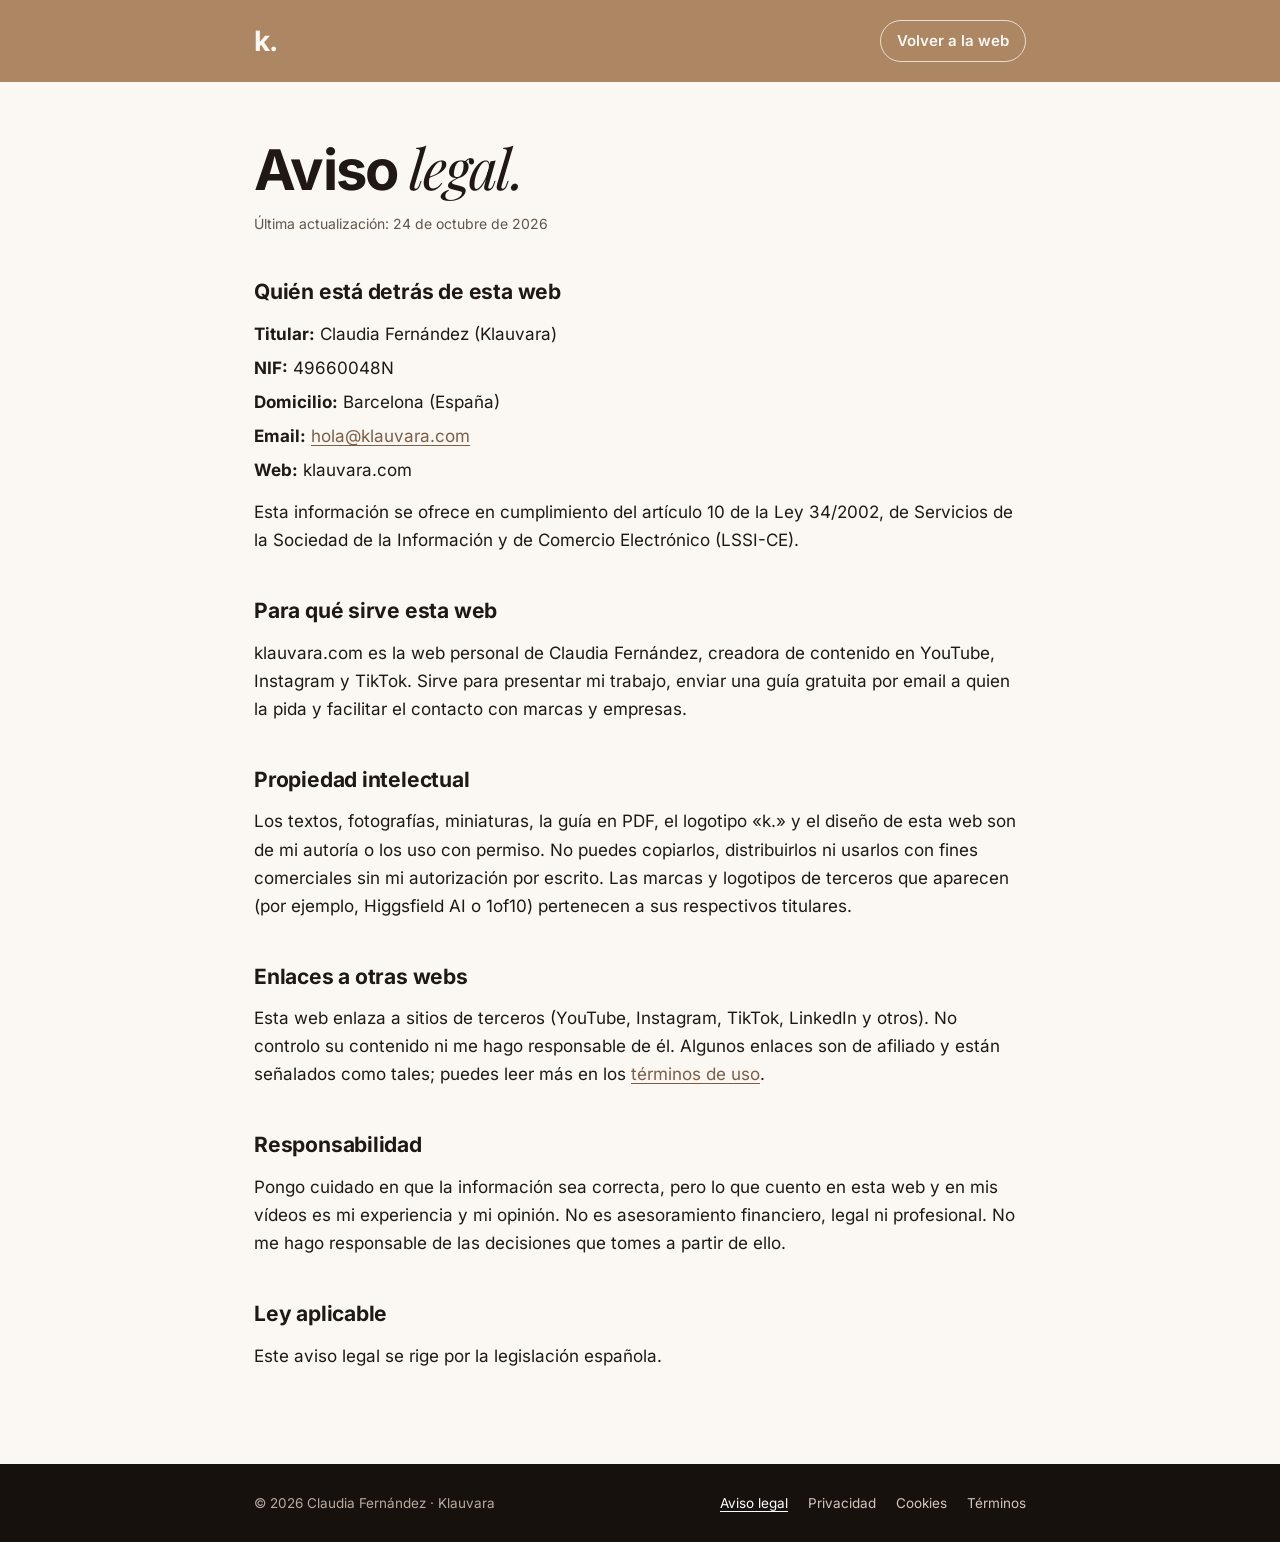
<file: aviso-legal.html>
<!DOCTYPE html>
<html lang="es">
<head>
  <meta charset="UTF-8">
  <script>if (window.top !== window.self) { try { window.top.location = window.self.location; } catch (e) { document.documentElement.style.display = 'none'; } }</script>
  <meta http-equiv="Content-Security-Policy" content="default-src 'self'; script-src 'self' 'sha256-qB01JqjT+mB6JKcHXYG+68RppGRiMydDMi58H8fkYqk=' https://gc.zgo.at; style-src 'self' 'unsafe-inline'; img-src 'self' data: https://klauvara.goatcounter.com; font-src 'self'; connect-src 'self' https://script.google.com https://script.googleusercontent.com https://klauvara.goatcounter.com; object-src 'none'; base-uri 'self'; form-action 'self'; upgrade-insecure-requests">
  <meta name="referrer" content="strict-origin-when-cross-origin">
  <meta name="viewport" content="width=device-width, initial-scale=1, viewport-fit=cover">
  <title>Aviso legal · Klauvara</title>
  <meta name="description" content="Aviso legal de klauvara.com, la web de Claudia Fernández.">
  <meta name="robots" content="noindex, follow">
  <link rel="canonical" href="https://klauvara.com/aviso-legal.html">
  <meta name="theme-color" content="#AD8663">
  <link rel="icon" href="/favicon.ico" sizes="any">
  <link rel="icon" type="image/png" sizes="32x32" href="/favicon-32.png">
  <link rel="apple-touch-icon" href="/apple-touch-icon.png">
  <link rel="preload" href="/fonts/inter.woff2" as="font" type="font/woff2" crossorigin>
  <style>@font-face{font-family:"Inter";src:url(/fonts/inter.woff2) format("woff2");font-weight:100 900;font-style:normal;font-display:swap}
@font-face{font-family:"Playfair Display";src:url(/fonts/playfair.woff2) format("woff2");font-weight:400 900;font-style:normal;font-display:swap}
@font-face{font-family:"Playfair Display";src:url(/fonts/playfair-italic.woff2) format("woff2");font-weight:400 900;font-style:italic;font-display:swap}

:root{--tan:#AD8663;--tan-deep:#7C5E46;--paper:#FBF8F4;--sand:#EDE3D7;--ink:#1F1814;--ink-soft:#62544A;--night:#17110E}
*,*::before,*::after{box-sizing:border-box}
body{margin:0;font-family:"Inter",system-ui,-apple-system,"Segoe UI",Roboto,sans-serif;font-size:17px;line-height:1.65;color:var(--ink);background:var(--paper);-webkit-font-smoothing:antialiased}
a{color:var(--tan-deep);text-underline-offset:3px}
em{font-family:"Playfair Display",Georgia,serif;font-style:italic;font-weight:500}
.top{background:var(--tan);color:var(--paper)}
.top__in{max-width:820px;margin:0 auto;padding:18px 24px;display:flex;justify-content:space-between;align-items:center}
.mark{font-weight:700;font-size:28px;color:var(--paper);text-decoration:none;letter-spacing:-.02em}
.back{color:var(--paper);font-weight:600;font-size:15px;text-decoration:none;border:1.5px solid rgba(251,248,244,.75);border-radius:999px;padding:8px 16px}
.back:hover{background:var(--paper);color:var(--ink)}
main{max-width:820px;margin:0 auto;padding:56px 24px 80px}
h1{font-size:clamp(38px,6vw,56px);line-height:1.05;letter-spacing:-.03em;margin:0}
h1 em{font-weight:400}
h2{font-size:21px;letter-spacing:-.01em;margin:40px 0 10px}
p,ul,table{margin:0 0 14px}
ul{padding-left:20px}
li{margin-bottom:6px}
.upd{color:var(--ink-soft);font-size:14px;margin-top:12px}
.intro{font-size:19px;background:#fff;border:1px solid var(--sand);border-radius:18px;padding:20px 22px;margin-top:26px}
ul.data{list-style:none;padding:0}
mark{background:#FFE08A;padding:0 4px;border-radius:4px}
table{width:100%;border-collapse:collapse;font-size:15px;display:block;overflow-x:auto}
th,td{text-align:left;vertical-align:top;padding:12px 14px;border-bottom:1px solid var(--sand)}
th{font-size:12px;letter-spacing:.12em;text-transform:uppercase;color:var(--tan-deep)}
.foot{background:var(--night);color:#B9AB9E;font-size:13.5px}
.foot__in{max-width:820px;margin:0 auto;padding:28px 24px;display:flex;flex-wrap:wrap;gap:10px 24px;justify-content:space-between}
.foot nav{display:flex;flex-wrap:wrap;gap:6px 20px}
.foot a{color:#D4C7BA;text-decoration:none}
.foot a[aria-current]{color:#fff;text-decoration:underline}
.nf{min-height:calc(100svh - 160px);display:grid;place-content:center;text-align:center;gap:18px}
.nf .big{font-size:clamp(120px,26vw,220px);font-weight:800;line-height:.85;letter-spacing:-.06em;color:var(--tan)}
.nf p{color:var(--ink-soft);font-size:19px;margin:0}
.btn{justify-self:center;display:inline-block;background:var(--ink);color:var(--paper);font-weight:600;text-decoration:none;border-radius:999px;padding:15px 26px;margin-top:10px}
@media (max-width:640px){table{display:block}thead{display:none}tbody,tr,td{display:block}tr{background:#fff;border:1px solid var(--sand);border-radius:16px;padding:14px 16px;margin-bottom:12px}td{border:0;padding:4px 0}td::before{content:attr(data-label);display:block;font-size:11px;letter-spacing:.12em;text-transform:uppercase;color:var(--tan-deep);font-weight:600}}
.links{display:flex;gap:18px;justify-content:center;flex-wrap:wrap;font-size:15px}
</style>
</head>
<body>
  <header class="top"><div class="top__in"><a class="mark" href="/" aria-label="Klauvara, inicio">k.</a><a class="back" href="/">Volver a la web</a></div></header>
  <main>
<h1>Aviso <em>legal.</em></h1>
<p class="upd">Última actualización: 24 de octubre de 2026</p>

<h2>Quién está detrás de esta web</h2>
<ul class="data">
<li><b>Titular:</b> Claudia Fernández (Klauvara)</li>
<li><b>NIF:</b> 49660048N</li>
<li><b>Domicilio:</b> Barcelona (España)</li>
<li><b>Email:</b> <a href="mailto:hola@klauvara.com">hola@klauvara.com</a></li>
<li><b>Web:</b> klauvara.com</li>
</ul>
<p>Esta información se ofrece en cumplimiento del artículo 10 de la Ley 34/2002, de Servicios de la Sociedad de la Información y de Comercio Electrónico (LSSI-CE).</p>

<h2>Para qué sirve esta web</h2>
<p>klauvara.com es la web personal de Claudia Fernández, creadora de contenido en YouTube, Instagram y TikTok. Sirve para presentar mi trabajo, enviar una guía gratuita por email a quien la pida y facilitar el contacto con marcas y empresas.</p>

<h2>Propiedad intelectual</h2>
<p>Los textos, fotografías, miniaturas, la guía en PDF, el logotipo «k.» y el diseño de esta web son de mi autoría o los uso con permiso. No puedes copiarlos, distribuirlos ni usarlos con fines comerciales sin mi autorización por escrito. Las marcas y logotipos de terceros que aparecen (por ejemplo, Higgsfield AI o 1of10) pertenecen a sus respectivos titulares.</p>

<h2>Enlaces a otras webs</h2>
<p>Esta web enlaza a sitios de terceros (YouTube, Instagram, TikTok, LinkedIn y otros). No controlo su contenido ni me hago responsable de él. Algunos enlaces son de afiliado y están señalados como tales; puedes leer más en los <a href="terminos.html">términos de uso</a>.</p>

<h2>Responsabilidad</h2>
<p>Pongo cuidado en que la información sea correcta, pero lo que cuento en esta web y en mis vídeos es mi experiencia y mi opinión. No es asesoramiento financiero, legal ni profesional. No me hago responsable de las decisiones que tomes a partir de ello.</p>

<h2>Ley aplicable</h2>
<p>Este aviso legal se rige por la legislación española.</p>
</main>
  <footer class="foot"><div class="foot__in"><span>© 2026 Claudia Fernández · Klauvara</span>
      <nav aria-label="Información legal">
        <a href="aviso-legal.html" aria-current="page">Aviso legal</a>
        <a href="privacidad.html">Privacidad</a>
        <a href="cookies.html">Cookies</a>
        <a href="terminos.html">Términos</a>
      </nav></div></footer>
  <script data-goatcounter="https://klauvara.goatcounter.com/count" async src="https://gc.zgo.at/count.js"></script>
</body>
</html>
</file>
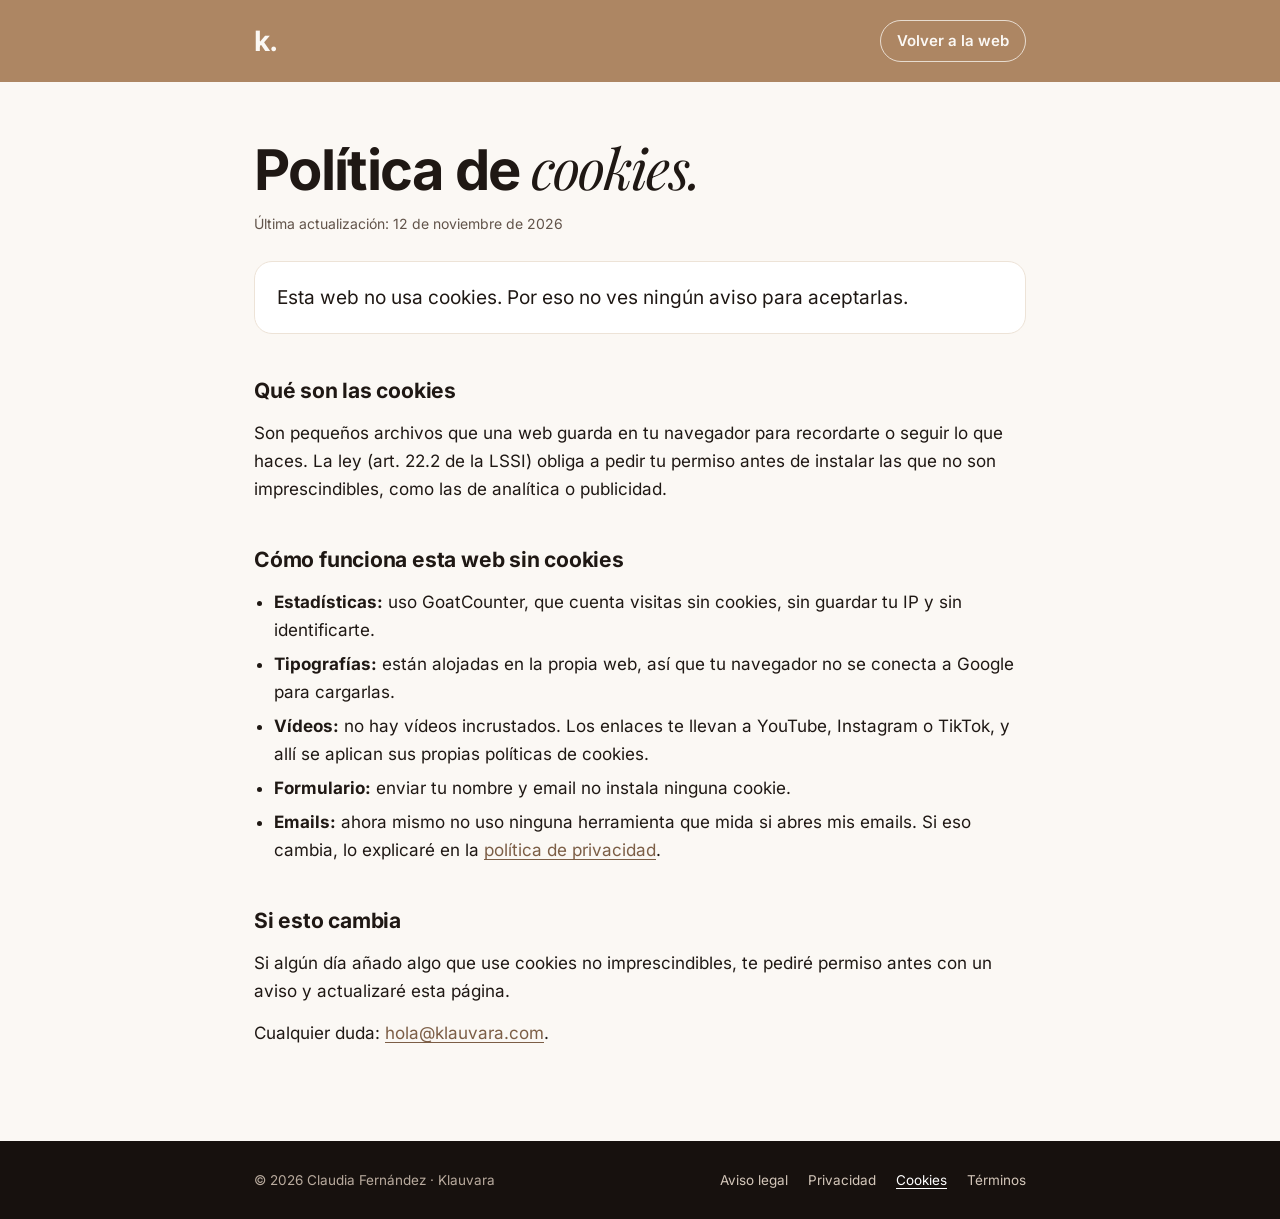
<file: cookies.html>
<!DOCTYPE html>
<html lang="es">
<head>
  <meta charset="UTF-8">
  <script>if (window.top !== window.self) { try { window.top.location = window.self.location; } catch (e) { document.documentElement.style.display = 'none'; } }</script>
  <meta http-equiv="Content-Security-Policy" content="default-src 'self'; script-src 'self' 'sha256-qB01JqjT+mB6JKcHXYG+68RppGRiMydDMi58H8fkYqk=' https://gc.zgo.at; style-src 'self' 'unsafe-inline'; img-src 'self' data: https://klauvara.goatcounter.com; font-src 'self'; connect-src 'self' https://script.google.com https://script.googleusercontent.com https://klauvara.goatcounter.com; object-src 'none'; base-uri 'self'; form-action 'self'; upgrade-insecure-requests">
  <meta name="referrer" content="strict-origin-when-cross-origin">
  <meta name="viewport" content="width=device-width, initial-scale=1, viewport-fit=cover">
  <title>Política de cookies · Klauvara</title>
  <meta name="description" content="klauvara.com no usa cookies. Aquí te explico cómo funciona.">
  <meta name="robots" content="noindex, follow">
  <link rel="canonical" href="https://klauvara.com/cookies.html">
  <meta name="theme-color" content="#AD8663">
  <link rel="icon" href="/favicon.ico" sizes="any">
  <link rel="icon" type="image/png" sizes="32x32" href="/favicon-32.png">
  <link rel="apple-touch-icon" href="/apple-touch-icon.png">
  <link rel="preload" href="/fonts/inter.woff2" as="font" type="font/woff2" crossorigin>
  <style>@font-face{font-family:"Inter";src:url(/fonts/inter.woff2) format("woff2");font-weight:100 900;font-style:normal;font-display:swap}
@font-face{font-family:"Playfair Display";src:url(/fonts/playfair.woff2) format("woff2");font-weight:400 900;font-style:normal;font-display:swap}
@font-face{font-family:"Playfair Display";src:url(/fonts/playfair-italic.woff2) format("woff2");font-weight:400 900;font-style:italic;font-display:swap}

:root{--tan:#AD8663;--tan-deep:#7C5E46;--paper:#FBF8F4;--sand:#EDE3D7;--ink:#1F1814;--ink-soft:#62544A;--night:#17110E}
*,*::before,*::after{box-sizing:border-box}
body{margin:0;font-family:"Inter",system-ui,-apple-system,"Segoe UI",Roboto,sans-serif;font-size:17px;line-height:1.65;color:var(--ink);background:var(--paper);-webkit-font-smoothing:antialiased}
a{color:var(--tan-deep);text-underline-offset:3px}
em{font-family:"Playfair Display",Georgia,serif;font-style:italic;font-weight:500}
.top{background:var(--tan);color:var(--paper)}
.top__in{max-width:820px;margin:0 auto;padding:18px 24px;display:flex;justify-content:space-between;align-items:center}
.mark{font-weight:700;font-size:28px;color:var(--paper);text-decoration:none;letter-spacing:-.02em}
.back{color:var(--paper);font-weight:600;font-size:15px;text-decoration:none;border:1.5px solid rgba(251,248,244,.75);border-radius:999px;padding:8px 16px}
.back:hover{background:var(--paper);color:var(--ink)}
main{max-width:820px;margin:0 auto;padding:56px 24px 80px}
h1{font-size:clamp(38px,6vw,56px);line-height:1.05;letter-spacing:-.03em;margin:0}
h1 em{font-weight:400}
h2{font-size:21px;letter-spacing:-.01em;margin:40px 0 10px}
p,ul,table{margin:0 0 14px}
ul{padding-left:20px}
li{margin-bottom:6px}
.upd{color:var(--ink-soft);font-size:14px;margin-top:12px}
.intro{font-size:19px;background:#fff;border:1px solid var(--sand);border-radius:18px;padding:20px 22px;margin-top:26px}
ul.data{list-style:none;padding:0}
mark{background:#FFE08A;padding:0 4px;border-radius:4px}
table{width:100%;border-collapse:collapse;font-size:15px;display:block;overflow-x:auto}
th,td{text-align:left;vertical-align:top;padding:12px 14px;border-bottom:1px solid var(--sand)}
th{font-size:12px;letter-spacing:.12em;text-transform:uppercase;color:var(--tan-deep)}
.foot{background:var(--night);color:#B9AB9E;font-size:13.5px}
.foot__in{max-width:820px;margin:0 auto;padding:28px 24px;display:flex;flex-wrap:wrap;gap:10px 24px;justify-content:space-between}
.foot nav{display:flex;flex-wrap:wrap;gap:6px 20px}
.foot a{color:#D4C7BA;text-decoration:none}
.foot a[aria-current]{color:#fff;text-decoration:underline}
.nf{min-height:calc(100svh - 160px);display:grid;place-content:center;text-align:center;gap:18px}
.nf .big{font-size:clamp(120px,26vw,220px);font-weight:800;line-height:.85;letter-spacing:-.06em;color:var(--tan)}
.nf p{color:var(--ink-soft);font-size:19px;margin:0}
.btn{justify-self:center;display:inline-block;background:var(--ink);color:var(--paper);font-weight:600;text-decoration:none;border-radius:999px;padding:15px 26px;margin-top:10px}
@media (max-width:640px){table{display:block}thead{display:none}tbody,tr,td{display:block}tr{background:#fff;border:1px solid var(--sand);border-radius:16px;padding:14px 16px;margin-bottom:12px}td{border:0;padding:4px 0}td::before{content:attr(data-label);display:block;font-size:11px;letter-spacing:.12em;text-transform:uppercase;color:var(--tan-deep);font-weight:600}}
.links{display:flex;gap:18px;justify-content:center;flex-wrap:wrap;font-size:15px}
</style>
</head>
<body>
  <header class="top"><div class="top__in"><a class="mark" href="/" aria-label="Klauvara, inicio">k.</a><a class="back" href="/">Volver a la web</a></div></header>
  <main>
<h1>Política de <em>cookies.</em></h1>
<p class="upd">Última actualización: 12 de noviembre de 2026</p>
<p class="intro">Esta web no usa cookies. Por eso no ves ningún aviso para aceptarlas.</p>

<h2>Qué son las cookies</h2>
<p>Son pequeños archivos que una web guarda en tu navegador para recordarte o seguir lo que haces. La ley (art. 22.2 de la LSSI) obliga a pedir tu permiso antes de instalar las que no son imprescindibles, como las de analítica o publicidad.</p>

<h2>Cómo funciona esta web sin cookies</h2>
<ul>
<li><b>Estadísticas:</b> uso GoatCounter, que cuenta visitas sin cookies, sin guardar tu IP y sin identificarte.</li>
<li><b>Tipografías:</b> están alojadas en la propia web, así que tu navegador no se conecta a Google para cargarlas.</li>
<li><b>Vídeos:</b> no hay vídeos incrustados. Los enlaces te llevan a YouTube, Instagram o TikTok, y allí se aplican sus propias políticas de cookies.</li>
<li><b>Formulario:</b> enviar tu nombre y email no instala ninguna cookie.</li>
<li><b>Emails:</b> ahora mismo no uso ninguna herramienta que mida si abres mis emails. Si eso cambia, lo explicaré en la <a href="privacidad.html">política de privacidad</a>.</li>
</ul>

<h2>Si esto cambia</h2>
<p>Si algún día añado algo que use cookies no imprescindibles, te pediré permiso antes con un aviso y actualizaré esta página.</p>
<p>Cualquier duda: <a href="mailto:hola@klauvara.com">hola@klauvara.com</a>.</p>
</main>
  <footer class="foot"><div class="foot__in"><span>© 2026 Claudia Fernández · Klauvara</span>
      <nav aria-label="Información legal">
        <a href="aviso-legal.html">Aviso legal</a>
        <a href="privacidad.html">Privacidad</a>
        <a href="cookies.html" aria-current="page">Cookies</a>
        <a href="terminos.html">Términos</a>
      </nav></div></footer>
  <script data-goatcounter="https://klauvara.goatcounter.com/count" async src="https://gc.zgo.at/count.js"></script>
</body>
</html>
</file>
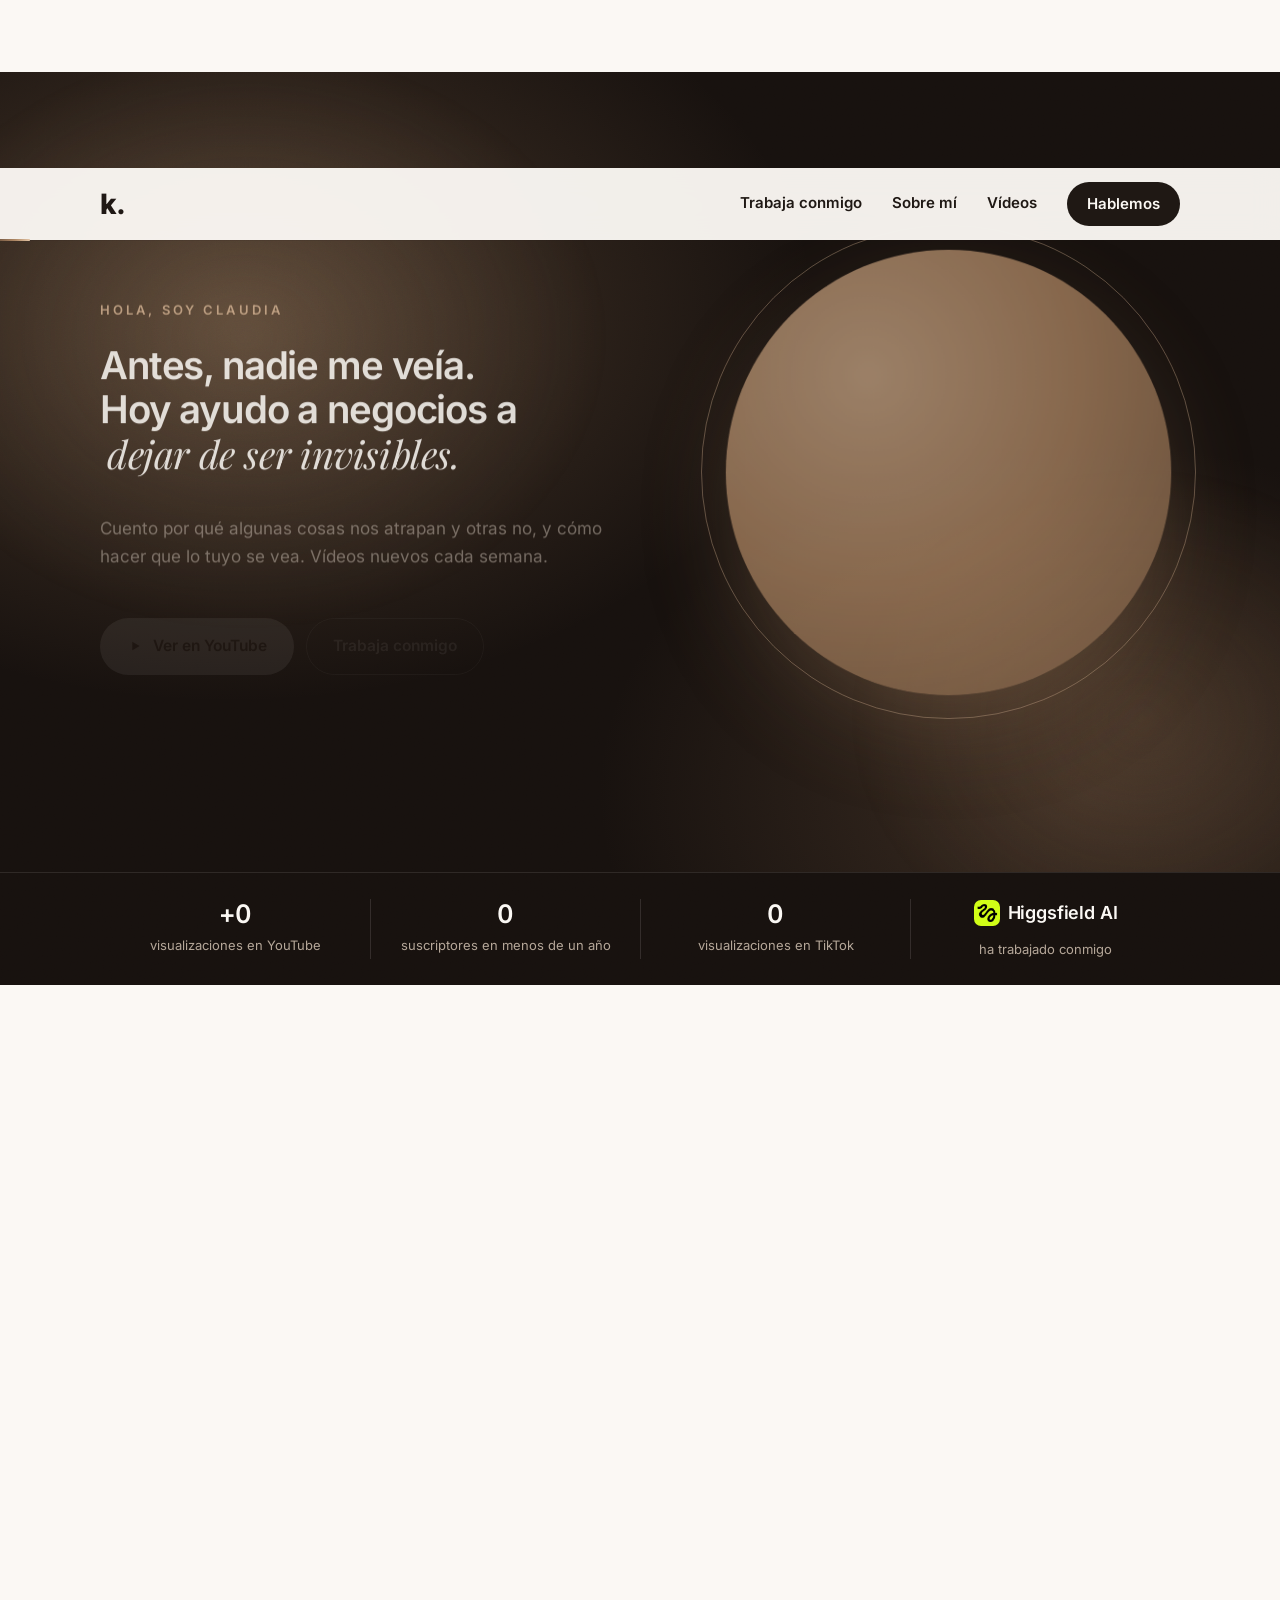
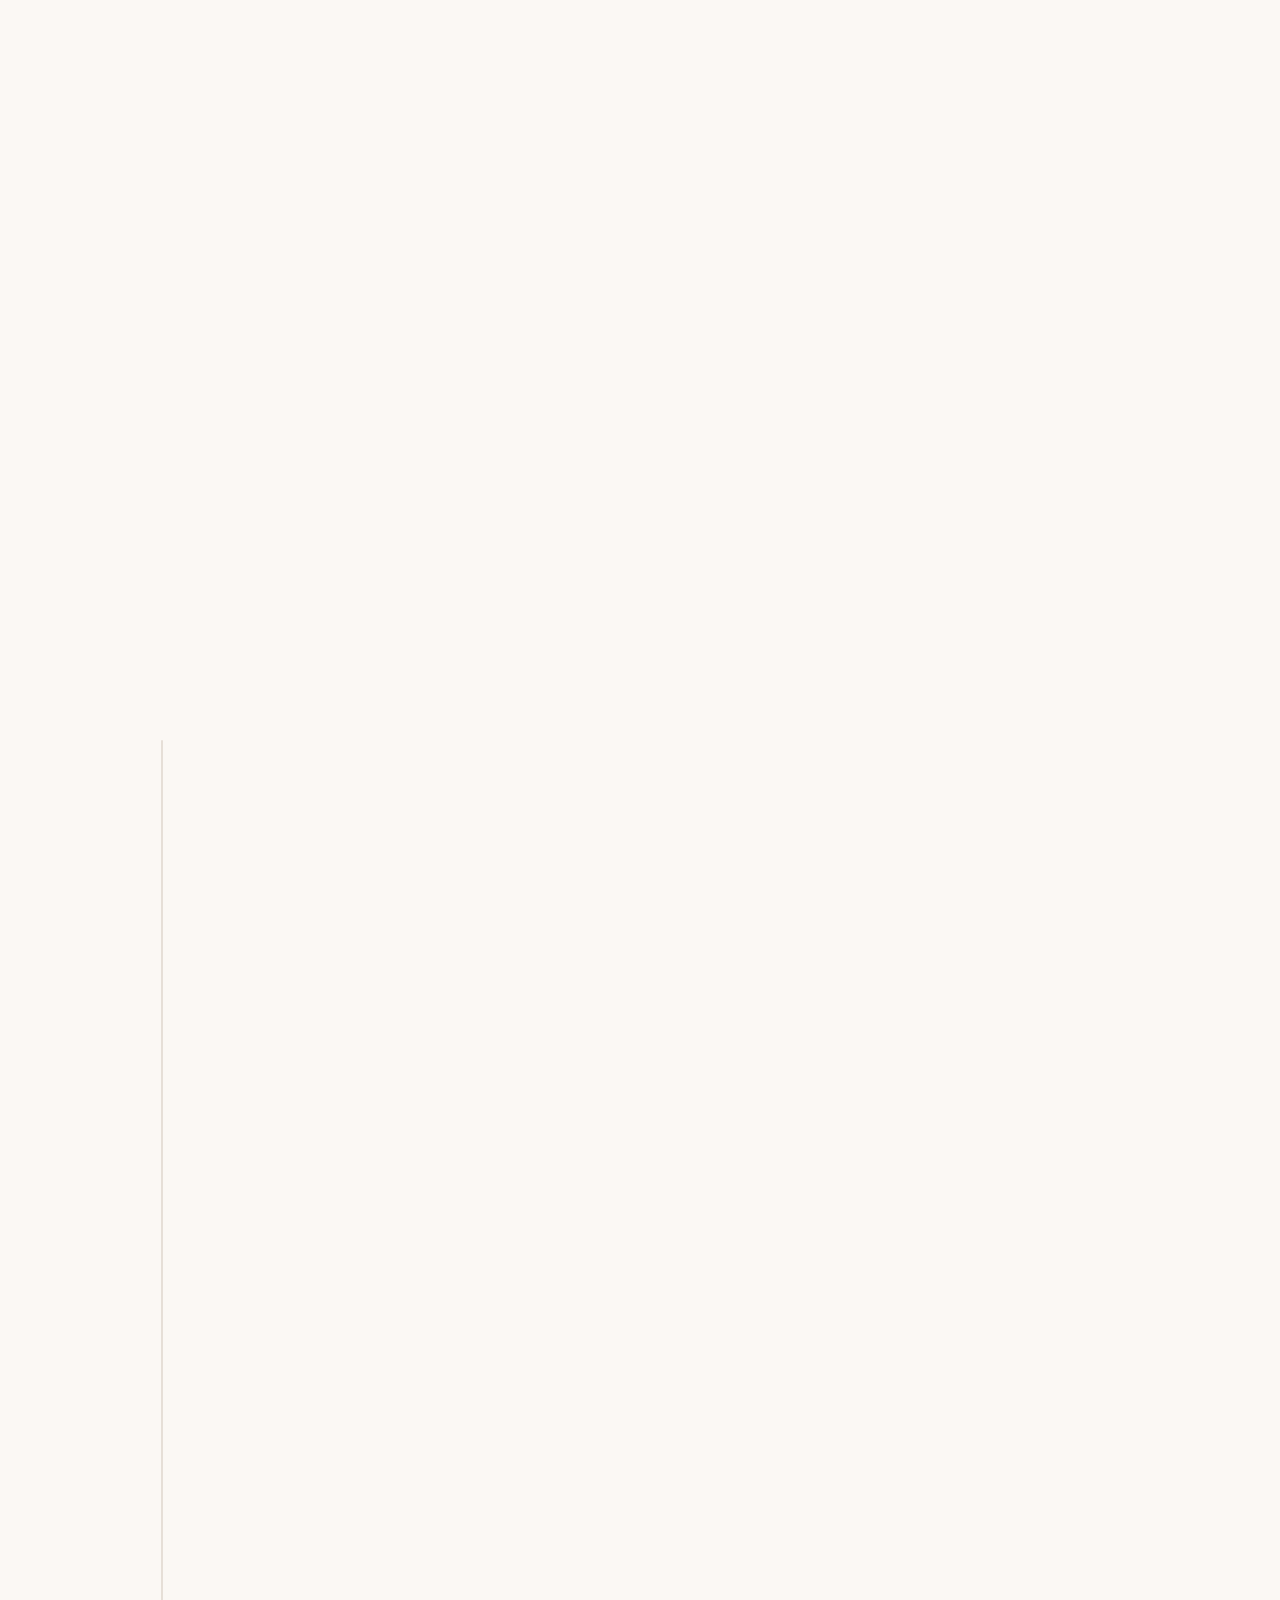
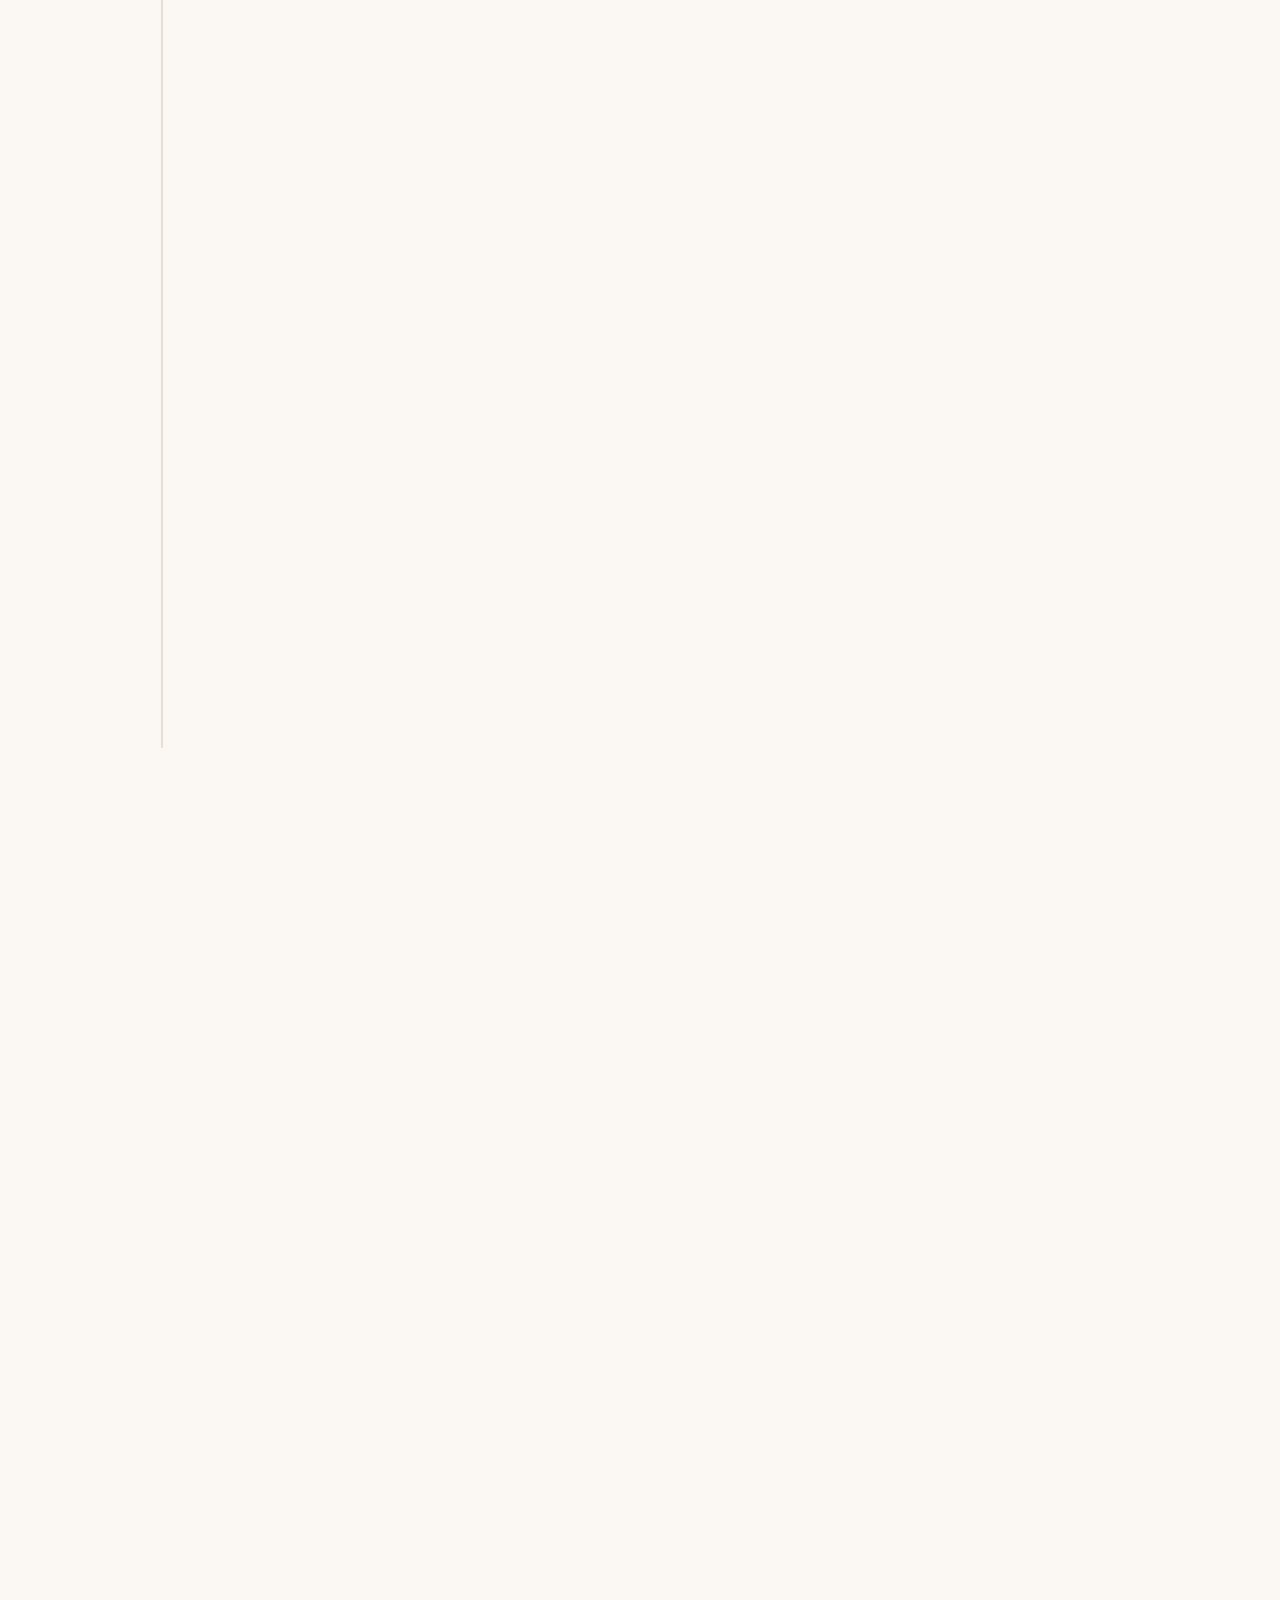
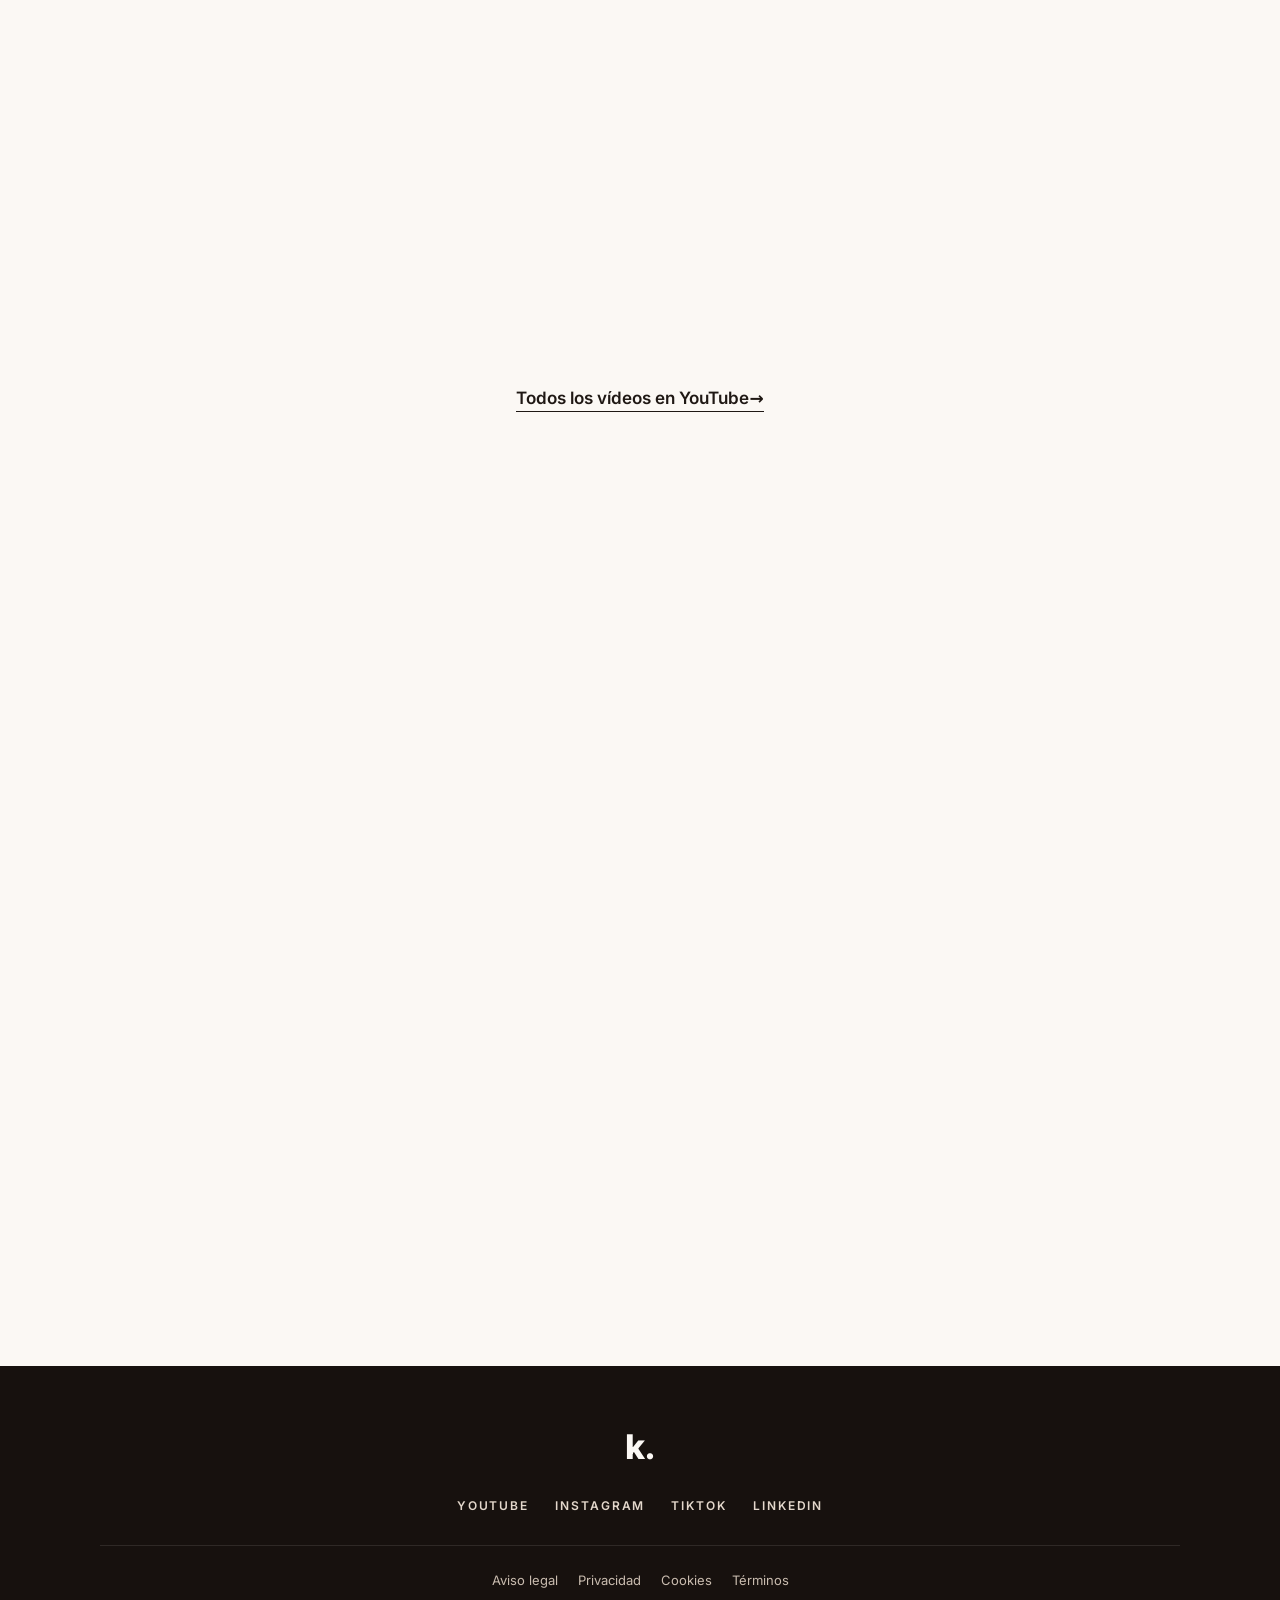
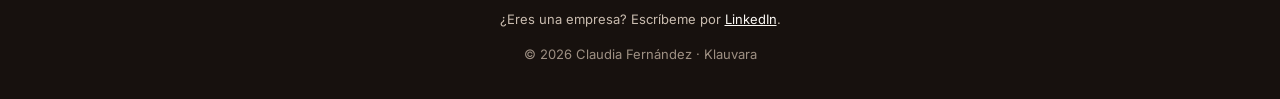
<file: historia.html>
<!DOCTYPE html><html lang="es"><head><meta charset="UTF-8"><title>Klauvara</title>
<meta name="robots" content="noindex"><link rel="canonical" href="https://klauvara.com/#historia">
<meta http-equiv="refresh" content="0; url=/#historia"></head><body><a href="/#historia">Ir a la guía</a></body></html>
</file>
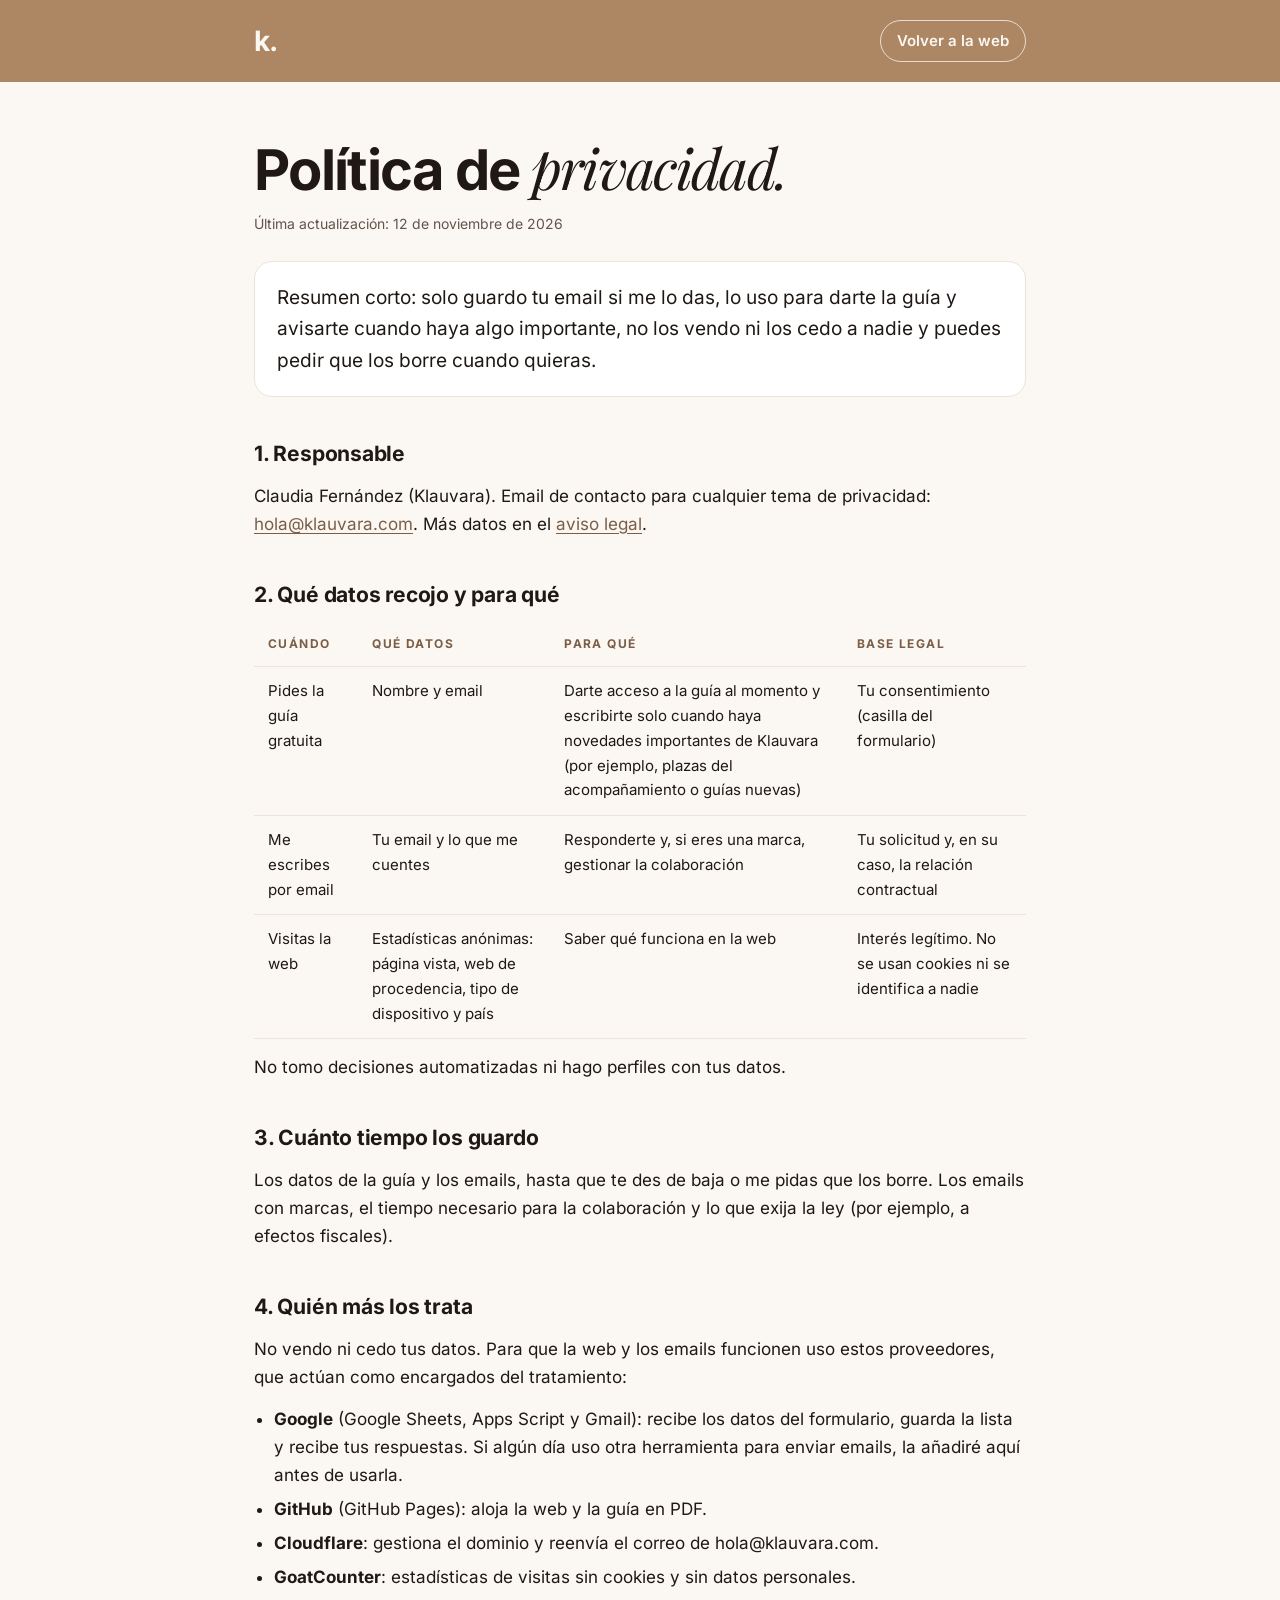
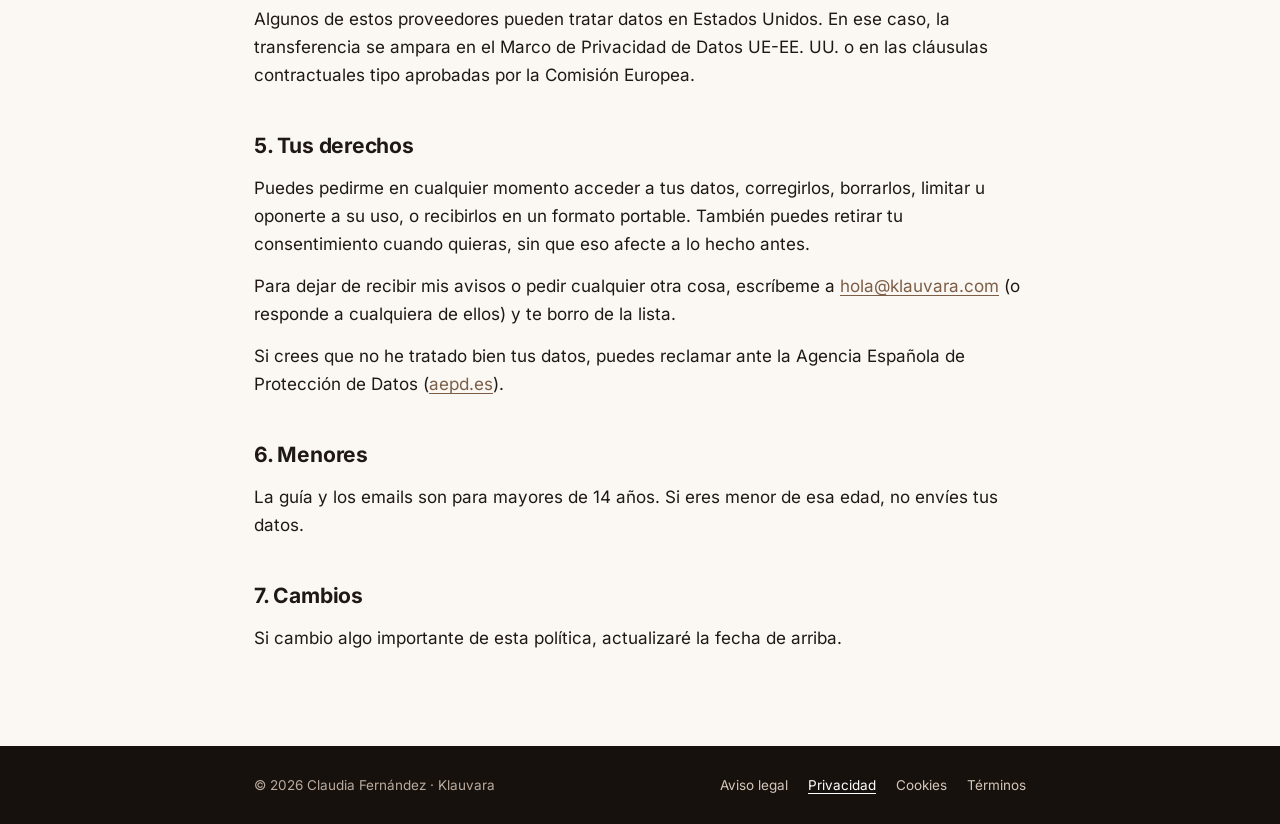
<file: privacidad.html>
<!DOCTYPE html>
<html lang="es">
<head>
  <meta charset="UTF-8">
  <script>if (window.top !== window.self) { try { window.top.location = window.self.location; } catch (e) { document.documentElement.style.display = 'none'; } }</script>
  <meta http-equiv="Content-Security-Policy" content="default-src 'self'; script-src 'self' 'sha256-qB01JqjT+mB6JKcHXYG+68RppGRiMydDMi58H8fkYqk=' https://gc.zgo.at; style-src 'self' 'unsafe-inline'; img-src 'self' data: https://klauvara.goatcounter.com; font-src 'self'; connect-src 'self' https://script.google.com https://script.googleusercontent.com https://klauvara.goatcounter.com; object-src 'none'; base-uri 'self'; form-action 'self'; upgrade-insecure-requests">
  <meta name="referrer" content="strict-origin-when-cross-origin">
  <meta name="viewport" content="width=device-width, initial-scale=1, viewport-fit=cover">
  <title>Política de privacidad · Klauvara</title>
  <meta name="description" content="Qué datos recojo en klauvara.com, para qué y cómo puedes borrarlos.">
  <meta name="robots" content="noindex, follow">
  <link rel="canonical" href="https://klauvara.com/privacidad.html">
  <meta name="theme-color" content="#AD8663">
  <link rel="icon" href="/favicon.ico" sizes="any">
  <link rel="icon" type="image/png" sizes="32x32" href="/favicon-32.png">
  <link rel="apple-touch-icon" href="/apple-touch-icon.png">
  <link rel="preload" href="/fonts/inter.woff2" as="font" type="font/woff2" crossorigin>
  <style>@font-face{font-family:"Inter";src:url(/fonts/inter.woff2) format("woff2");font-weight:100 900;font-style:normal;font-display:swap}
@font-face{font-family:"Playfair Display";src:url(/fonts/playfair.woff2) format("woff2");font-weight:400 900;font-style:normal;font-display:swap}
@font-face{font-family:"Playfair Display";src:url(/fonts/playfair-italic.woff2) format("woff2");font-weight:400 900;font-style:italic;font-display:swap}

:root{--tan:#AD8663;--tan-deep:#7C5E46;--paper:#FBF8F4;--sand:#EDE3D7;--ink:#1F1814;--ink-soft:#62544A;--night:#17110E}
*,*::before,*::after{box-sizing:border-box}
body{margin:0;font-family:"Inter",system-ui,-apple-system,"Segoe UI",Roboto,sans-serif;font-size:17px;line-height:1.65;color:var(--ink);background:var(--paper);-webkit-font-smoothing:antialiased}
a{color:var(--tan-deep);text-underline-offset:3px}
em{font-family:"Playfair Display",Georgia,serif;font-style:italic;font-weight:500}
.top{background:var(--tan);color:var(--paper)}
.top__in{max-width:820px;margin:0 auto;padding:18px 24px;display:flex;justify-content:space-between;align-items:center}
.mark{font-weight:700;font-size:28px;color:var(--paper);text-decoration:none;letter-spacing:-.02em}
.back{color:var(--paper);font-weight:600;font-size:15px;text-decoration:none;border:1.5px solid rgba(251,248,244,.75);border-radius:999px;padding:8px 16px}
.back:hover{background:var(--paper);color:var(--ink)}
main{max-width:820px;margin:0 auto;padding:56px 24px 80px}
h1{font-size:clamp(38px,6vw,56px);line-height:1.05;letter-spacing:-.03em;margin:0}
h1 em{font-weight:400}
h2{font-size:21px;letter-spacing:-.01em;margin:40px 0 10px}
p,ul,table{margin:0 0 14px}
ul{padding-left:20px}
li{margin-bottom:6px}
.upd{color:var(--ink-soft);font-size:14px;margin-top:12px}
.intro{font-size:19px;background:#fff;border:1px solid var(--sand);border-radius:18px;padding:20px 22px;margin-top:26px}
ul.data{list-style:none;padding:0}
mark{background:#FFE08A;padding:0 4px;border-radius:4px}
table{width:100%;border-collapse:collapse;font-size:15px;display:block;overflow-x:auto}
th,td{text-align:left;vertical-align:top;padding:12px 14px;border-bottom:1px solid var(--sand)}
th{font-size:12px;letter-spacing:.12em;text-transform:uppercase;color:var(--tan-deep)}
.foot{background:var(--night);color:#B9AB9E;font-size:13.5px}
.foot__in{max-width:820px;margin:0 auto;padding:28px 24px;display:flex;flex-wrap:wrap;gap:10px 24px;justify-content:space-between}
.foot nav{display:flex;flex-wrap:wrap;gap:6px 20px}
.foot a{color:#D4C7BA;text-decoration:none}
.foot a[aria-current]{color:#fff;text-decoration:underline}
.nf{min-height:calc(100svh - 160px);display:grid;place-content:center;text-align:center;gap:18px}
.nf .big{font-size:clamp(120px,26vw,220px);font-weight:800;line-height:.85;letter-spacing:-.06em;color:var(--tan)}
.nf p{color:var(--ink-soft);font-size:19px;margin:0}
.btn{justify-self:center;display:inline-block;background:var(--ink);color:var(--paper);font-weight:600;text-decoration:none;border-radius:999px;padding:15px 26px;margin-top:10px}
@media (max-width:640px){table{display:block}thead{display:none}tbody,tr,td{display:block}tr{background:#fff;border:1px solid var(--sand);border-radius:16px;padding:14px 16px;margin-bottom:12px}td{border:0;padding:4px 0}td::before{content:attr(data-label);display:block;font-size:11px;letter-spacing:.12em;text-transform:uppercase;color:var(--tan-deep);font-weight:600}}
.links{display:flex;gap:18px;justify-content:center;flex-wrap:wrap;font-size:15px}
</style>
</head>
<body>
  <header class="top"><div class="top__in"><a class="mark" href="/" aria-label="Klauvara, inicio">k.</a><a class="back" href="/">Volver a la web</a></div></header>
  <main>
<h1>Política de <em>privacidad.</em></h1>
<p class="upd">Última actualización: 12 de noviembre de 2026</p>
<p class="intro">Resumen corto: solo guardo tu email si me lo das, lo uso para darte la guía y avisarte cuando haya algo importante, no los vendo ni los cedo a nadie y puedes pedir que los borre cuando quieras.</p>

<h2>1. Responsable</h2>
<p>Claudia Fernández (Klauvara). Email de contacto para cualquier tema de privacidad: <a href="mailto:hola@klauvara.com">hola@klauvara.com</a>. Más datos en el <a href="aviso-legal.html">aviso legal</a>.</p>

<h2>2. Qué datos recojo y para qué</h2>
<table>
<thead><tr><th>Cuándo</th><th>Qué datos</th><th>Para qué</th><th>Base legal</th></tr></thead>
<tbody>
<tr><td data-label="Cuándo">Pides la guía gratuita</td><td data-label="Qué datos">Nombre y email</td><td data-label="Para qué">Darte acceso a la guía al momento y escribirte solo cuando haya novedades importantes de Klauvara (por ejemplo, plazas del acompañamiento o guías nuevas)</td><td data-label="Base legal">Tu consentimiento (casilla del formulario)</td></tr>
<tr><td data-label="Cuándo">Me escribes por email</td><td data-label="Qué datos">Tu email y lo que me cuentes</td><td data-label="Para qué">Responderte y, si eres una marca, gestionar la colaboración</td><td data-label="Base legal">Tu solicitud y, en su caso, la relación contractual</td></tr>
<tr><td data-label="Cuándo">Visitas la web</td><td data-label="Qué datos">Estadísticas anónimas: página vista, web de procedencia, tipo de dispositivo y país</td><td data-label="Para qué">Saber qué funciona en la web</td><td data-label="Base legal">Interés legítimo. No se usan cookies ni se identifica a nadie</td></tr>
</tbody>
</table>
<p>No tomo decisiones automatizadas ni hago perfiles con tus datos.</p>

<h2>3. Cuánto tiempo los guardo</h2>
<p>Los datos de la guía y los emails, hasta que te des de baja o me pidas que los borre. Los emails con marcas, el tiempo necesario para la colaboración y lo que exija la ley (por ejemplo, a efectos fiscales).</p>

<h2>4. Quién más los trata</h2>
<p>No vendo ni cedo tus datos. Para que la web y los emails funcionen uso estos proveedores, que actúan como encargados del tratamiento:</p>
<ul>
<li><b>Google</b> (Google Sheets, Apps Script y Gmail): recibe los datos del formulario, guarda la lista y recibe tus respuestas. Si algún día uso otra herramienta para enviar emails, la añadiré aquí antes de usarla.</li>
<li><b>GitHub</b> (GitHub Pages): aloja la web y la guía en PDF.</li>
<li><b>Cloudflare</b>: gestiona el dominio y reenvía el correo de hola@klauvara.com.</li>
<li><b>GoatCounter</b>: estadísticas de visitas sin cookies y sin datos personales.</li>
</ul>
<p>Algunos de estos proveedores pueden tratar datos en Estados Unidos. En ese caso, la transferencia se ampara en el Marco de Privacidad de Datos UE-EE. UU. o en las cláusulas contractuales tipo aprobadas por la Comisión Europea.</p>

<h2>5. Tus derechos</h2>
<p>Puedes pedirme en cualquier momento acceder a tus datos, corregirlos, borrarlos, limitar u oponerte a su uso, o recibirlos en un formato portable. También puedes retirar tu consentimiento cuando quieras, sin que eso afecte a lo hecho antes.</p>
<p>Para dejar de recibir mis avisos o pedir cualquier otra cosa, escríbeme a <a href="mailto:hola@klauvara.com">hola@klauvara.com</a> (o responde a cualquiera de ellos) y te borro de la lista.</p>
<p>Si crees que no he tratado bien tus datos, puedes reclamar ante la Agencia Española de Protección de Datos (<a href="https://www.aepd.es" target="_blank" rel="noopener">aepd.es</a>).</p>

<h2>6. Menores</h2>
<p>La guía y los emails son para mayores de 14 años. Si eres menor de esa edad, no envíes tus datos.</p>

<h2>7. Cambios</h2>
<p>Si cambio algo importante de esta política, actualizaré la fecha de arriba.</p>
</main>
  <footer class="foot"><div class="foot__in"><span>© 2026 Claudia Fernández · Klauvara</span>
      <nav aria-label="Información legal">
        <a href="aviso-legal.html">Aviso legal</a>
        <a href="privacidad.html" aria-current="page">Privacidad</a>
        <a href="cookies.html">Cookies</a>
        <a href="terminos.html">Términos</a>
      </nav></div></footer>
  <script data-goatcounter="https://klauvara.goatcounter.com/count" async src="https://gc.zgo.at/count.js"></script>
</body>
</html>
</file>
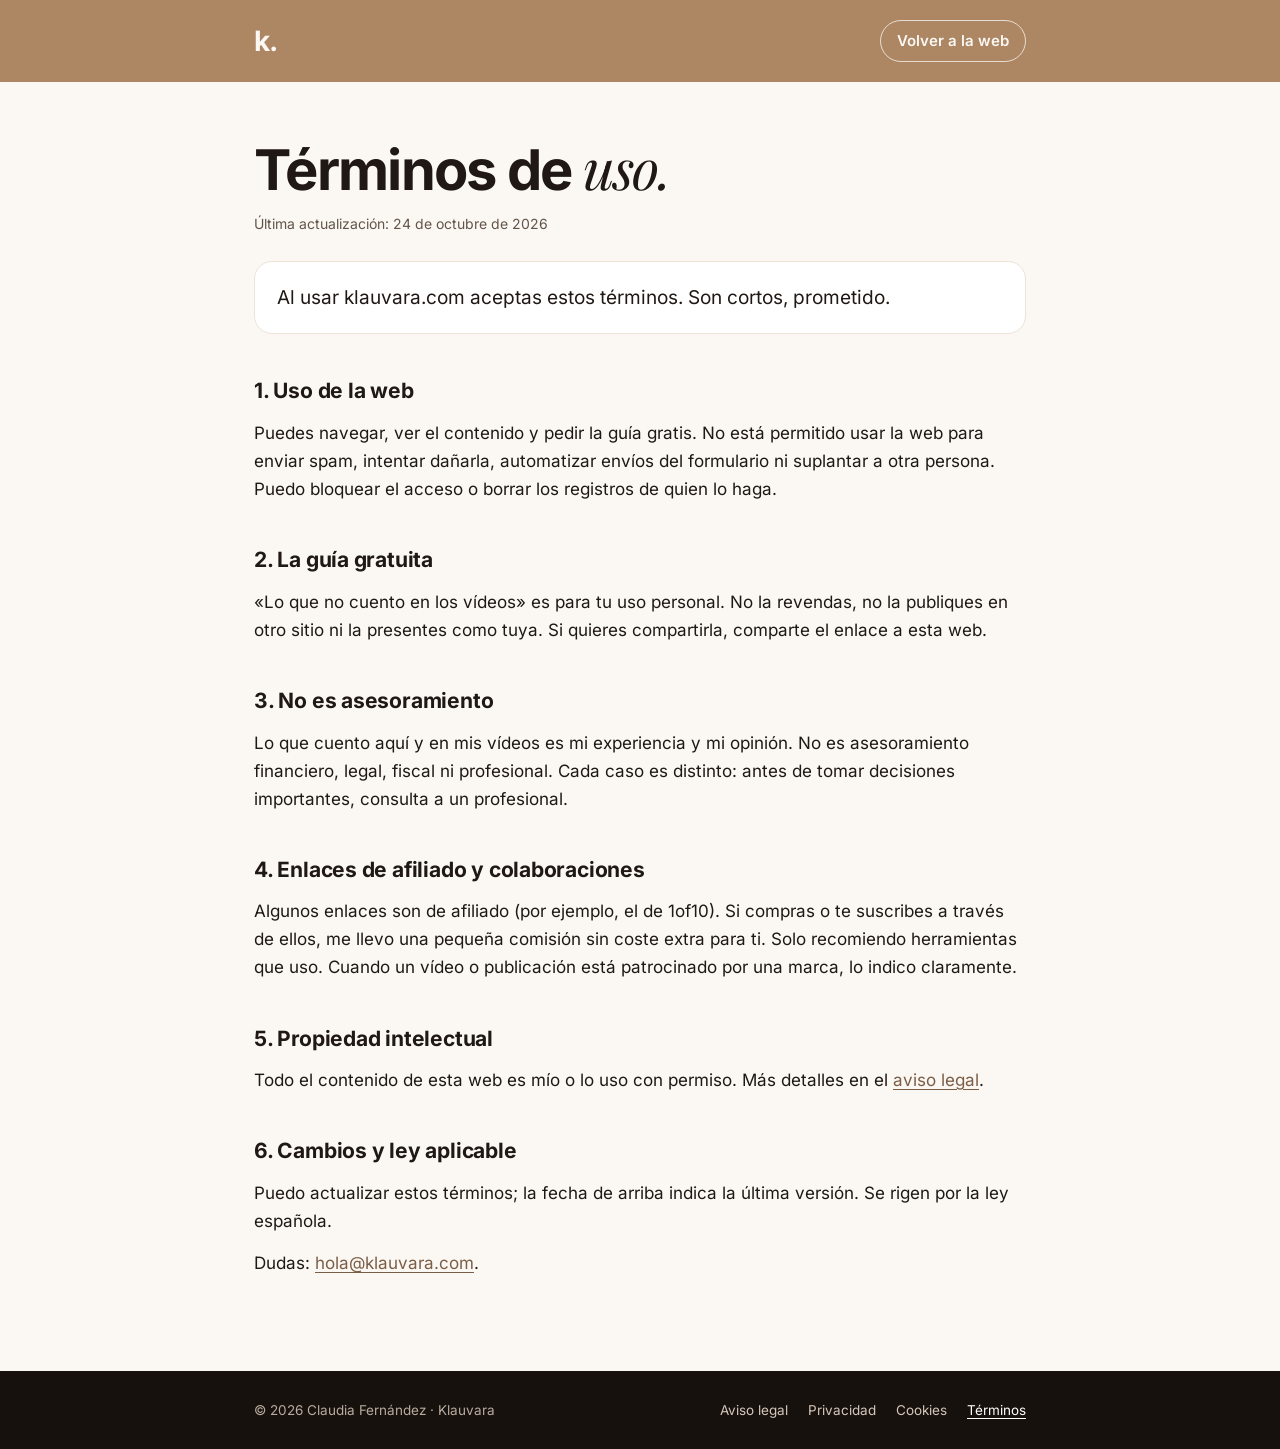
<file: terminos.html>
<!DOCTYPE html>
<html lang="es">
<head>
  <meta charset="UTF-8">
  <script>if (window.top !== window.self) { try { window.top.location = window.self.location; } catch (e) { document.documentElement.style.display = 'none'; } }</script>
  <meta http-equiv="Content-Security-Policy" content="default-src 'self'; script-src 'self' 'sha256-qB01JqjT+mB6JKcHXYG+68RppGRiMydDMi58H8fkYqk=' https://gc.zgo.at; style-src 'self' 'unsafe-inline'; img-src 'self' data: https://klauvara.goatcounter.com; font-src 'self'; connect-src 'self' https://script.google.com https://script.googleusercontent.com https://klauvara.goatcounter.com; object-src 'none'; base-uri 'self'; form-action 'self'; upgrade-insecure-requests">
  <meta name="referrer" content="strict-origin-when-cross-origin">
  <meta name="viewport" content="width=device-width, initial-scale=1, viewport-fit=cover">
  <title>Términos de uso · Klauvara</title>
  <meta name="description" content="Términos de uso de klauvara.com.">
  <meta name="robots" content="noindex, follow">
  <link rel="canonical" href="https://klauvara.com/terminos.html">
  <meta name="theme-color" content="#AD8663">
  <link rel="icon" href="/favicon.ico" sizes="any">
  <link rel="icon" type="image/png" sizes="32x32" href="/favicon-32.png">
  <link rel="apple-touch-icon" href="/apple-touch-icon.png">
  <link rel="preload" href="/fonts/inter.woff2" as="font" type="font/woff2" crossorigin>
  <style>@font-face{font-family:"Inter";src:url(/fonts/inter.woff2) format("woff2");font-weight:100 900;font-style:normal;font-display:swap}
@font-face{font-family:"Playfair Display";src:url(/fonts/playfair.woff2) format("woff2");font-weight:400 900;font-style:normal;font-display:swap}
@font-face{font-family:"Playfair Display";src:url(/fonts/playfair-italic.woff2) format("woff2");font-weight:400 900;font-style:italic;font-display:swap}

:root{--tan:#AD8663;--tan-deep:#7C5E46;--paper:#FBF8F4;--sand:#EDE3D7;--ink:#1F1814;--ink-soft:#62544A;--night:#17110E}
*,*::before,*::after{box-sizing:border-box}
body{margin:0;font-family:"Inter",system-ui,-apple-system,"Segoe UI",Roboto,sans-serif;font-size:17px;line-height:1.65;color:var(--ink);background:var(--paper);-webkit-font-smoothing:antialiased}
a{color:var(--tan-deep);text-underline-offset:3px}
em{font-family:"Playfair Display",Georgia,serif;font-style:italic;font-weight:500}
.top{background:var(--tan);color:var(--paper)}
.top__in{max-width:820px;margin:0 auto;padding:18px 24px;display:flex;justify-content:space-between;align-items:center}
.mark{font-weight:700;font-size:28px;color:var(--paper);text-decoration:none;letter-spacing:-.02em}
.back{color:var(--paper);font-weight:600;font-size:15px;text-decoration:none;border:1.5px solid rgba(251,248,244,.75);border-radius:999px;padding:8px 16px}
.back:hover{background:var(--paper);color:var(--ink)}
main{max-width:820px;margin:0 auto;padding:56px 24px 80px}
h1{font-size:clamp(38px,6vw,56px);line-height:1.05;letter-spacing:-.03em;margin:0}
h1 em{font-weight:400}
h2{font-size:21px;letter-spacing:-.01em;margin:40px 0 10px}
p,ul,table{margin:0 0 14px}
ul{padding-left:20px}
li{margin-bottom:6px}
.upd{color:var(--ink-soft);font-size:14px;margin-top:12px}
.intro{font-size:19px;background:#fff;border:1px solid var(--sand);border-radius:18px;padding:20px 22px;margin-top:26px}
ul.data{list-style:none;padding:0}
mark{background:#FFE08A;padding:0 4px;border-radius:4px}
table{width:100%;border-collapse:collapse;font-size:15px;display:block;overflow-x:auto}
th,td{text-align:left;vertical-align:top;padding:12px 14px;border-bottom:1px solid var(--sand)}
th{font-size:12px;letter-spacing:.12em;text-transform:uppercase;color:var(--tan-deep)}
.foot{background:var(--night);color:#B9AB9E;font-size:13.5px}
.foot__in{max-width:820px;margin:0 auto;padding:28px 24px;display:flex;flex-wrap:wrap;gap:10px 24px;justify-content:space-between}
.foot nav{display:flex;flex-wrap:wrap;gap:6px 20px}
.foot a{color:#D4C7BA;text-decoration:none}
.foot a[aria-current]{color:#fff;text-decoration:underline}
.nf{min-height:calc(100svh - 160px);display:grid;place-content:center;text-align:center;gap:18px}
.nf .big{font-size:clamp(120px,26vw,220px);font-weight:800;line-height:.85;letter-spacing:-.06em;color:var(--tan)}
.nf p{color:var(--ink-soft);font-size:19px;margin:0}
.btn{justify-self:center;display:inline-block;background:var(--ink);color:var(--paper);font-weight:600;text-decoration:none;border-radius:999px;padding:15px 26px;margin-top:10px}
@media (max-width:640px){table{display:block}thead{display:none}tbody,tr,td{display:block}tr{background:#fff;border:1px solid var(--sand);border-radius:16px;padding:14px 16px;margin-bottom:12px}td{border:0;padding:4px 0}td::before{content:attr(data-label);display:block;font-size:11px;letter-spacing:.12em;text-transform:uppercase;color:var(--tan-deep);font-weight:600}}
.links{display:flex;gap:18px;justify-content:center;flex-wrap:wrap;font-size:15px}
</style>
</head>
<body>
  <header class="top"><div class="top__in"><a class="mark" href="/" aria-label="Klauvara, inicio">k.</a><a class="back" href="/">Volver a la web</a></div></header>
  <main>
<h1>Términos de <em>uso.</em></h1>
<p class="upd">Última actualización: 24 de octubre de 2026</p>
<p class="intro">Al usar klauvara.com aceptas estos términos. Son cortos, prometido.</p>

<h2>1. Uso de la web</h2>
<p>Puedes navegar, ver el contenido y pedir la guía gratis. No está permitido usar la web para enviar spam, intentar dañarla, automatizar envíos del formulario ni suplantar a otra persona. Puedo bloquear el acceso o borrar los registros de quien lo haga.</p>

<h2>2. La guía gratuita</h2>
<p>«Lo que no cuento en los vídeos» es para tu uso personal. No la revendas, no la publiques en otro sitio ni la presentes como tuya. Si quieres compartirla, comparte el enlace a esta web.</p>

<h2>3. No es asesoramiento</h2>
<p>Lo que cuento aquí y en mis vídeos es mi experiencia y mi opinión. No es asesoramiento financiero, legal, fiscal ni profesional. Cada caso es distinto: antes de tomar decisiones importantes, consulta a un profesional.</p>

<h2>4. Enlaces de afiliado y colaboraciones</h2>
<p>Algunos enlaces son de afiliado (por ejemplo, el de 1of10). Si compras o te suscribes a través de ellos, me llevo una pequeña comisión sin coste extra para ti. Solo recomiendo herramientas que uso. Cuando un vídeo o publicación está patrocinado por una marca, lo indico claramente.</p>

<h2>5. Propiedad intelectual</h2>
<p>Todo el contenido de esta web es mío o lo uso con permiso. Más detalles en el <a href="aviso-legal.html">aviso legal</a>.</p>

<h2>6. Cambios y ley aplicable</h2>
<p>Puedo actualizar estos términos; la fecha de arriba indica la última versión. Se rigen por la ley española.</p>
<p>Dudas: <a href="mailto:hola@klauvara.com">hola@klauvara.com</a>.</p>
</main>
  <footer class="foot"><div class="foot__in"><span>© 2026 Claudia Fernández · Klauvara</span>
      <nav aria-label="Información legal">
        <a href="aviso-legal.html">Aviso legal</a>
        <a href="privacidad.html">Privacidad</a>
        <a href="cookies.html">Cookies</a>
        <a href="terminos.html" aria-current="page">Términos</a>
      </nav></div></footer>
  <script data-goatcounter="https://klauvara.goatcounter.com/count" async src="https://gc.zgo.at/count.js"></script>
</body>
</html>
</file>
